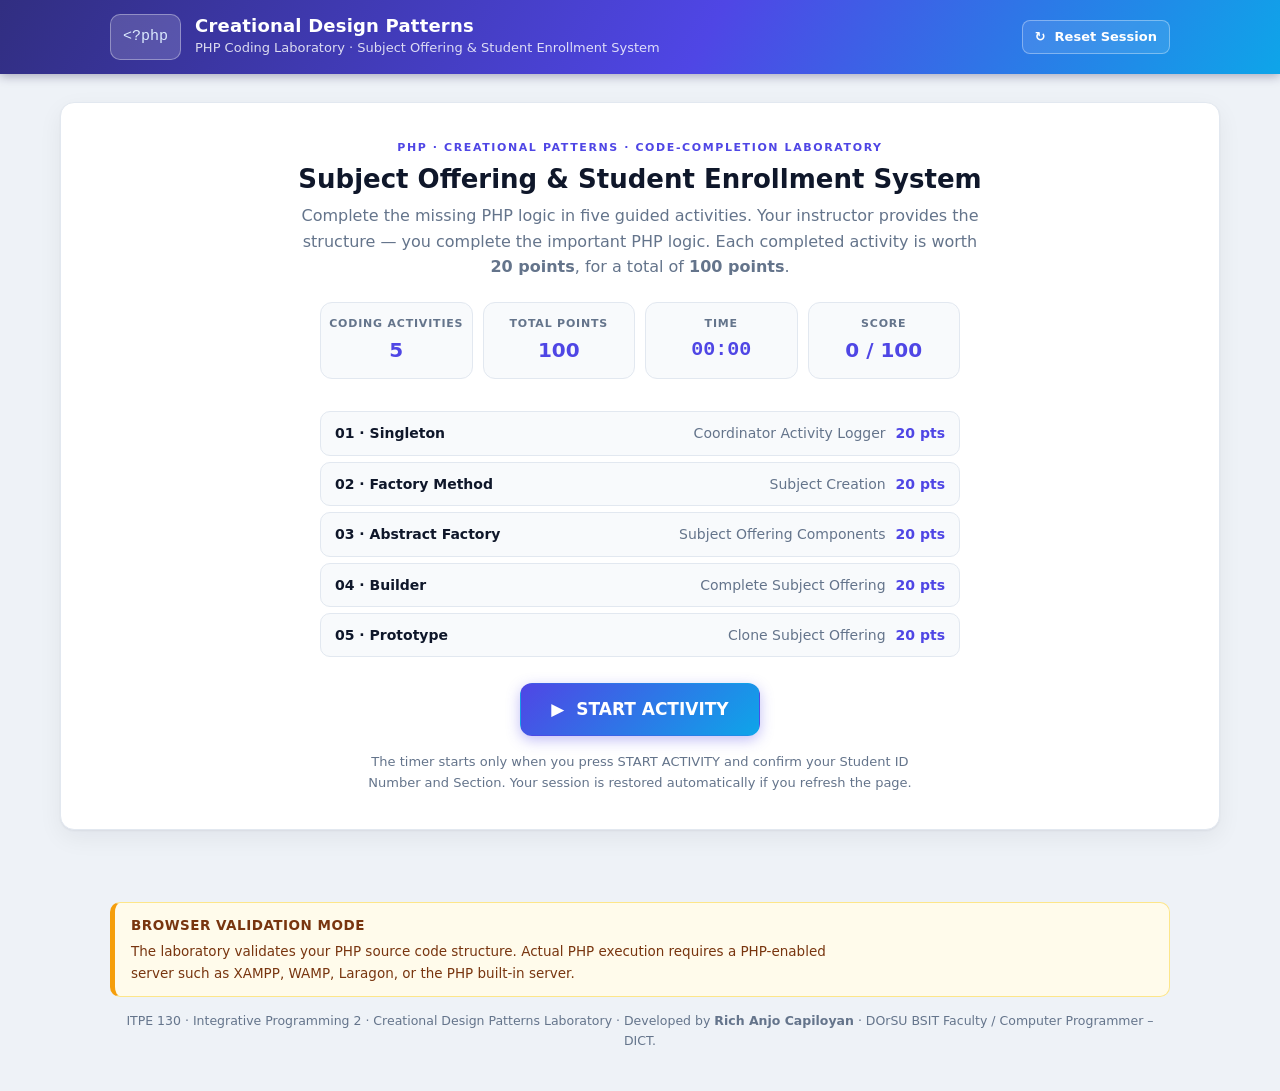
<file: index.html>
<!DOCTYPE html>
<html lang="en">
<head>
<meta charset="UTF-8">
<meta name="viewport" content="width=device-width, initial-scale=1">
<title>Creational Design Patterns — PHP Coding Laboratory</title>
<meta name="description" content="Guided PHP code-completion laboratory on five creational design patterns for a Subject Offering and Student Enrollment System.">
<meta name="color-scheme" content="light">
<link rel="stylesheet" href="css/style.css">
</head>
<body>

<a class="skip-link" href="#main">Skip to content</a>

<header class="topbar">
  <div class="topbar-inner">
    <div class="brand">
      <span class="brand-badge" aria-hidden="true">&lt;?php</span>
      <div class="brand-text">
        <h1>Creational Design Patterns</h1>
        <p>PHP Coding Laboratory &middot; Subject Offering &amp; Student Enrollment System</p>
      </div>
    </div>
    <div class="topbar-actions">
      <button id="topResetBtn" class="btn btn-ghost btn-sm topbar-btn" type="button" title="Clear saved progress and start a new session">
        &#8635;&nbsp; Reset Session
      </button>
    </div>
    <div id="sessionBadge" class="session-badge hidden" role="status">
      <span class="session-lock" aria-hidden="true">&#128274;</span>
      <div class="session-badge-text">
        <strong>SESSION ACTIVE</strong>
        <p>Your score, progress, and timer are saved automatically. Refreshing the page will not restart the laboratory.</p>
      </div>
    </div>
  </div>
</header>

<main id="main" class="main">

  <section id="startScreen" class="card start-card" aria-labelledby="startTitle">
    <p class="eyebrow">PHP &middot; CREATIONAL PATTERNS &middot; CODE-COMPLETION LABORATORY</p>
    <h2 id="startTitle">Subject Offering &amp; Student Enrollment System</h2>
    <p class="start-sub">
      Complete the missing PHP logic in five guided activities.
      Your instructor provides the structure &mdash; you complete the important PHP logic.
      Each completed activity is worth <strong>20 points</strong>, for a total of <strong>100 points</strong>.
    </p>

    <div class="start-meta">
      <div class="meta-cell">
        <span class="meta-label">Coding Activities</span>
        <span class="meta-value">5</span>
      </div>
      <div class="meta-cell">
        <span class="meta-label">Total Points</span>
        <span class="meta-value">100</span>
      </div>
      <div class="meta-cell">
        <span class="meta-label">Time</span>
        <span class="meta-value mono" id="startTimeValue">00:00</span>
      </div>
      <div class="meta-cell">
        <span class="meta-label">Score</span>
        <span class="meta-value" id="startScoreValue">0 / 100</span>
      </div>
    </div>

    <ol class="start-patterns">
      <li><b>01 &middot; Singleton</b><span>Coordinator Activity Logger</span><em>20 pts</em></li>
      <li><b>02 &middot; Factory Method</b><span>Subject Creation</span><em>20 pts</em></li>
      <li><b>03 &middot; Abstract Factory</b><span>Subject Offering Components</span><em>20 pts</em></li>
      <li><b>04 &middot; Builder</b><span>Complete Subject Offering</span><em>20 pts</em></li>
      <li><b>05 &middot; Prototype</b><span>Clone Subject Offering</span><em>20 pts</em></li>
    </ol>

    <div class="center">
      <button id="startBtn" class="btn btn-primary btn-xl" type="button">&#9654;&nbsp; START ACTIVITY</button>
    </div>
    <div class="start-note">The timer starts only when you press START ACTIVITY and confirm your Student ID Number and Section. Your session is restored automatically if you refresh the page.</div>
  </section>

  <div class="lab-layout">

    <aside class="lab-sidebar" aria-label="Pattern navigation sidebar">
      <section id="patternNavSection" class="hidden" aria-label="Pattern navigation">
        <div class="pattern-nav-head">
          <div>
            <p class="eyebrow">PATTERN NAVIGATION</p>
            <p class="nav-sub">Complete each pattern in order. A locked pattern unlocks only after you pass the previous activity.</p>
          </div>
          <button id="resetLabBtn" class="btn btn-ghost btn-sm btn-danger-text" type="button">Reset Laboratory</button>
        </div>
        <div class="pattern-nav" id="patternNav"></div>
      </section>
    </aside>

    <div class="lab-content">

      <section id="studentBar" class="student-bar hidden" aria-label="Student information">
        <div class="student-info">
          <span class="student-chip">
            <span class="stu-label">STUDENT ID</span>
            <strong id="studentIdValue">&mdash;</strong>
          </span>
          <span class="student-chip">
            <span class="stu-label">SECTION</span>
            <strong id="studentSectionValue">&mdash;</strong>
          </span>
        </div>
        <button id="resultsBtn" class="btn btn-primary" type="button">&#128203;&nbsp; View Results</button>
      </section>

      <section id="dashboard" class="dash-grid hidden" aria-label="Laboratory dashboard">
        <div class="dash-card">
          <span class="dash-label">SCORE</span>
          <span class="dash-value" id="scoreValue" aria-live="polite">0 / 100</span>
        </div>
        <div class="dash-card">
          <span class="dash-label">TIME</span>
          <span class="dash-value mono" id="timeValue" aria-live="polite">00:00</span>
        </div>
        <div class="dash-card">
          <span class="dash-label">LABORATORY PROGRESS</span>
          <div class="progress-wrap">
            <div class="progress-track" role="presentation">
              <div class="progress-fill" id="progressFill" style="width:0%"></div>
            </div>
            <span class="progress-label" id="progressLabel">0%</span>
          </div>
        </div>
      </section>

      <section id="breakdownCard" class="card hidden" aria-labelledby="breakdownTitle">
        <h3 id="breakdownTitle" class="card-title">Score Breakdown</h3>
        <ul class="breakdown-list" id="breakdownList"></ul>
      </section>

      <section id="activityPanel" class="hidden" aria-live="off"></section>

      <section id="completionPanel" class="hidden" aria-live="polite"></section>

    </div>

  </div>

</main>

<footer class="footer">
  <div class="browser-note">
    <strong>BROWSER VALIDATION MODE</strong>
    <p>
      The laboratory validates your PHP source code structure.
      Actual PHP execution requires a PHP-enabled server such as
      XAMPP, WAMP, Laragon, or the PHP built-in server.
    </p>
  </div>
  <p class="footer-credit">ITPE 130 &middot; Integrative Programming 2 &middot; Creational Design Patterns Laboratory &middot; Developed by <strong>Rich Anjo Capiloyan</strong> &middot; DOrSU BSIT Faculty / Computer Programmer &ndash; DICT.</p>
</footer>

<div class="modal-overlay hidden" id="startModal" aria-hidden="true">
  <div class="modal" role="dialog" aria-modal="true" aria-labelledby="startModalTitle">
    <button type="button" class="modal-close" id="startModalClose" aria-label="Close">&times;</button>
    <div class="course-badge">ITPE 130</div>
    <h3 id="startModalTitle" class="modal-title">Integrative Programming 2</h3>
    <p class="modal-sub">Creational Design Pattern Laboratory &middot; Subject Offering &amp; Student Enrollment System</p>
    <p class="modal-dev">
      Developed by <strong>Rich Anjo Capiloyan</strong><br>
      DOrSU BSIT Faculty / Computer Programmer &ndash; DICT
    </p>

    <form id="startForm" novalidate>
      <label class="modal-field" for="studentIdInput">Student ID Number</label>
      <input id="studentIdInput" type="text" autocomplete="off" spellcheck="false" placeholder="e.g. 2026-0001" required>
      <label class="modal-field" for="sectionSelect">Section</label>
      <select id="sectionSelect" required>
        <option value="">Select section</option>
        <option value="IT3G">IT3G</option>
        <option value="IT3E">IT3E</option>
      </select>
      <p class="modal-error hidden" id="startModalError" role="alert"></p>
      <div class="modal-actions">
        <button type="button" class="btn btn-ghost" id="startCancelBtn">Cancel</button>
        <button type="submit" class="btn btn-primary">&#9654;&nbsp; Begin Laboratory</button>
      </div>
    </form>
  </div>
</div>

<div class="modal-overlay hidden" id="resultsModal" aria-hidden="true">
  <div class="modal" role="dialog" aria-modal="true" aria-labelledby="resultsModalTitle">
    <button type="button" class="modal-close" id="resultsModalClose" aria-label="Close">&times;</button>
    <h3 id="resultsModalTitle" class="modal-title">Laboratory Results</h3>
    <div class="result-sheet" id="resultSheet">
      <div class="rs-header">
        <span class="course-badge">ITPE 130</span>
        <p class="rs-course">Integrative Programming 2 &middot; Creational Design Pattern Laboratory</p>
        <p class="rs-dev">Developed by Rich Anjo Capiloyan &middot; DOrSU BSIT Faculty / Computer Programmer &ndash; DICT</p>
      </div>
      <div class="rs-grid">
        <div><span>Student ID</span><strong id="rsStudentId">&mdash;</strong></div>
        <div><span>Section</span><strong id="rsSection">&mdash;</strong></div>
        <div><span>Current Score</span><strong id="rsScore">&mdash;</strong></div>
        <div><span>Patterns Completed</span><strong id="rsCompleted">&mdash;</strong></div>
        <div><span>Progress</span><strong id="rsProgress">&mdash;</strong></div>
        <div><span>Completion Time</span><strong id="rsTime">&mdash;</strong></div>
        <div><span>Date &amp; Time</span><strong id="rsStamp">&mdash;</strong></div>
      </div>
    </div>
    <div class="modal-actions">
      <button type="button" class="btn btn-ghost" id="resultsCloseBtn">Close</button>
      <button type="button" class="btn btn-primary" id="downloadBtn">&#128229;&nbsp; Download Result (Photo)</button>
    </div>
  </div>
</div>

<div class="modal-overlay hidden" id="resetModal" aria-hidden="true">
  <div class="modal" role="dialog" aria-modal="true" aria-labelledby="resetModalTitle">
    <button type="button" class="modal-close" id="resetModalClose" aria-label="Close">&times;</button>
    <h3 id="resetModalTitle" class="modal-title">Reset Laboratory</h3>
    <p class="modal-sub">This permanently clears your saved session (score, progress, timer, student info) so you can start a new laboratory. Enter the reset code to continue.</p>
    <label class="modal-field" for="resetCodeInput">Reset Code</label>
    <input id="resetCodeInput" type="password" inputmode="numeric" autocomplete="off" placeholder="Enter the reset code">
    <p class="modal-error hidden" id="resetModalError" role="alert"></p>
    <div class="modal-actions">
      <button type="button" class="btn btn-ghost" id="resetCancelBtn">Cancel</button>
      <button type="button" class="btn btn-danger" id="resetConfirmBtn">&#8635;&nbsp; Clear &amp; Reset Session</button>
    </div>
  </div>
</div>

<script src="js/app.js"></script>
</body>
</html>
</file>
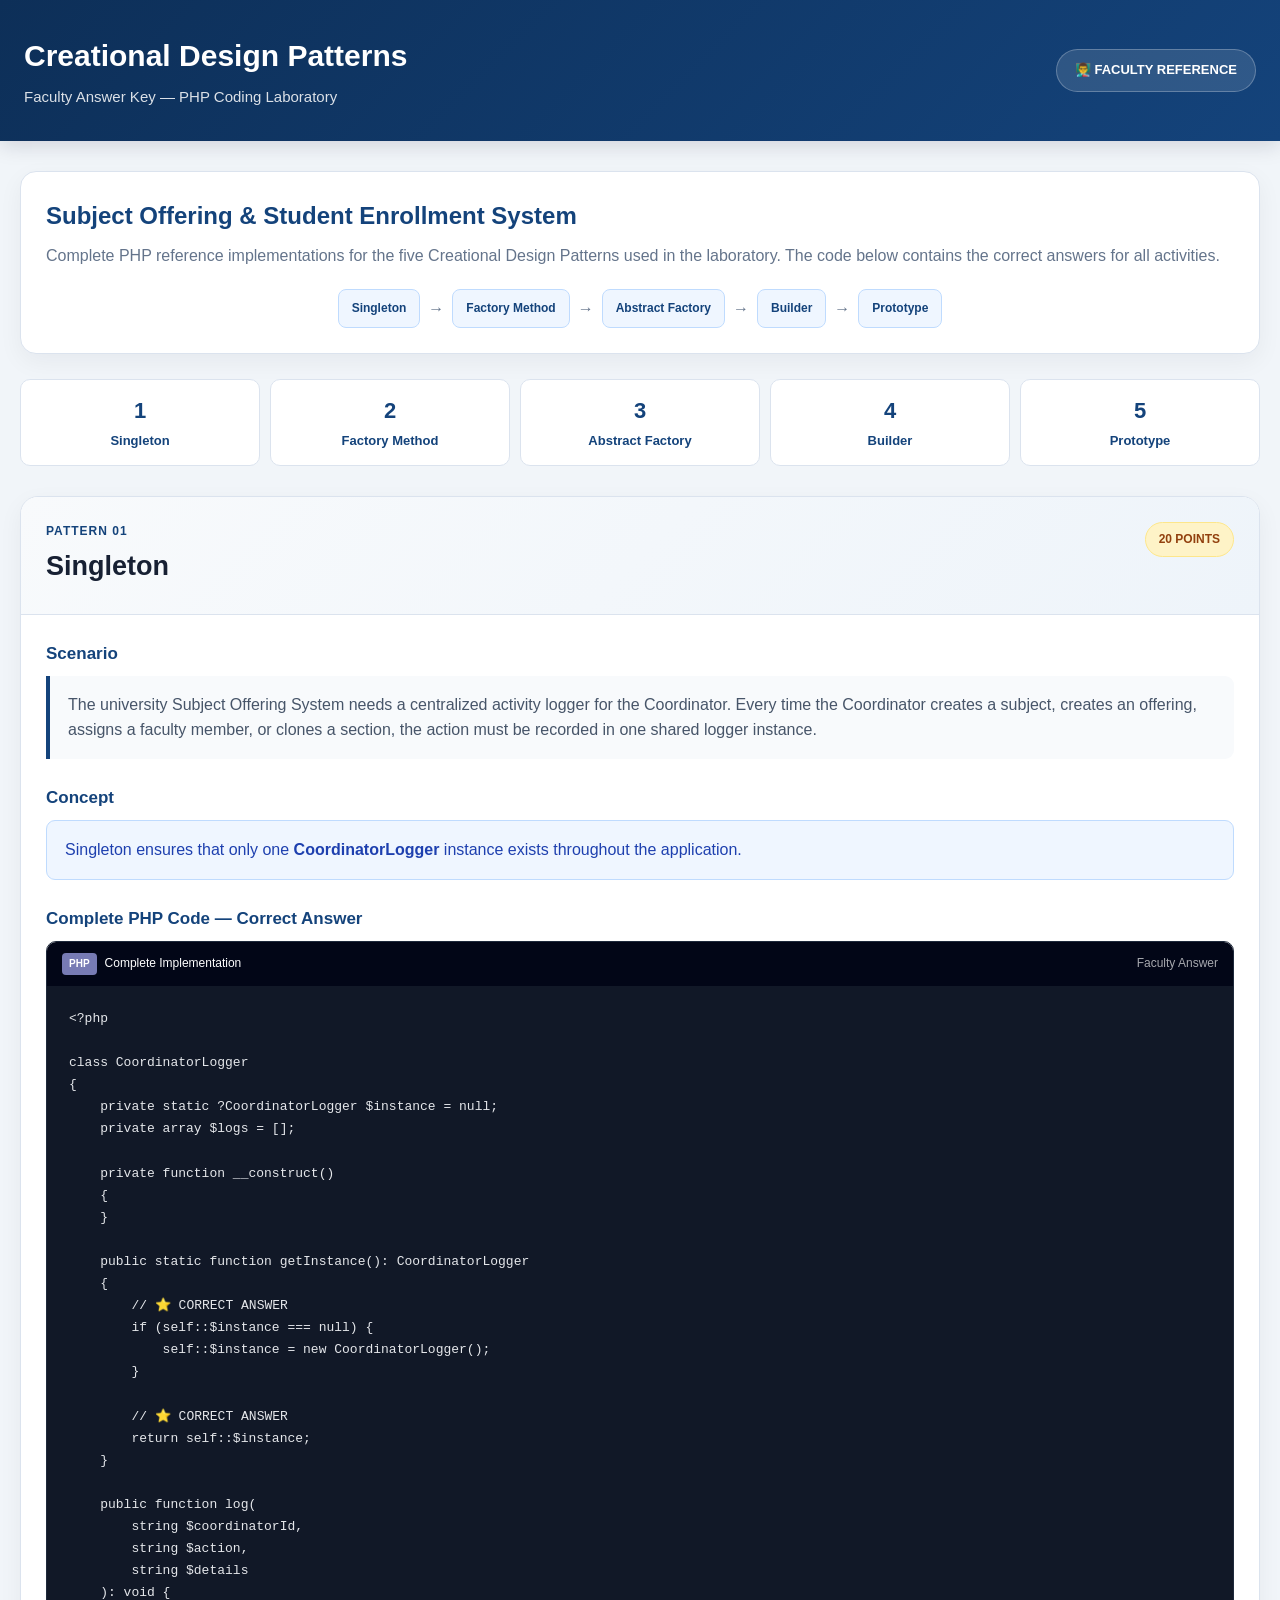
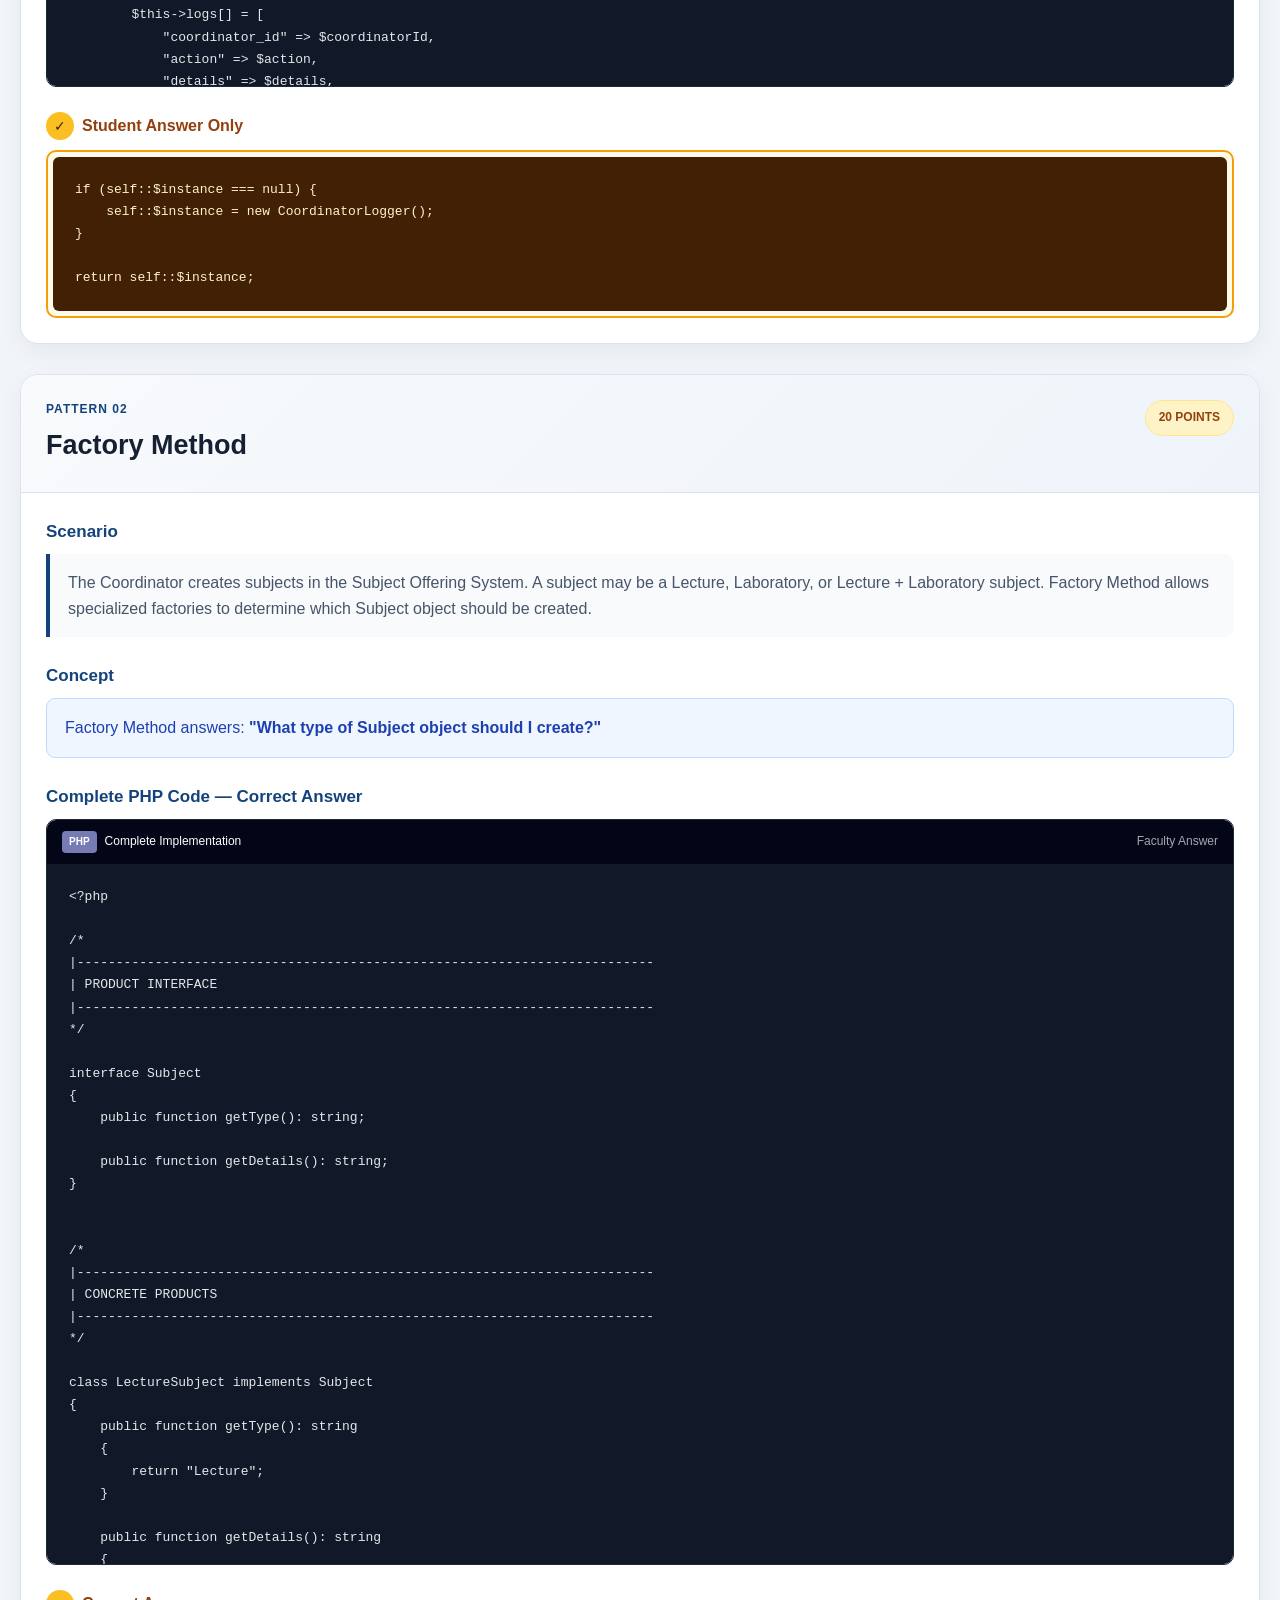
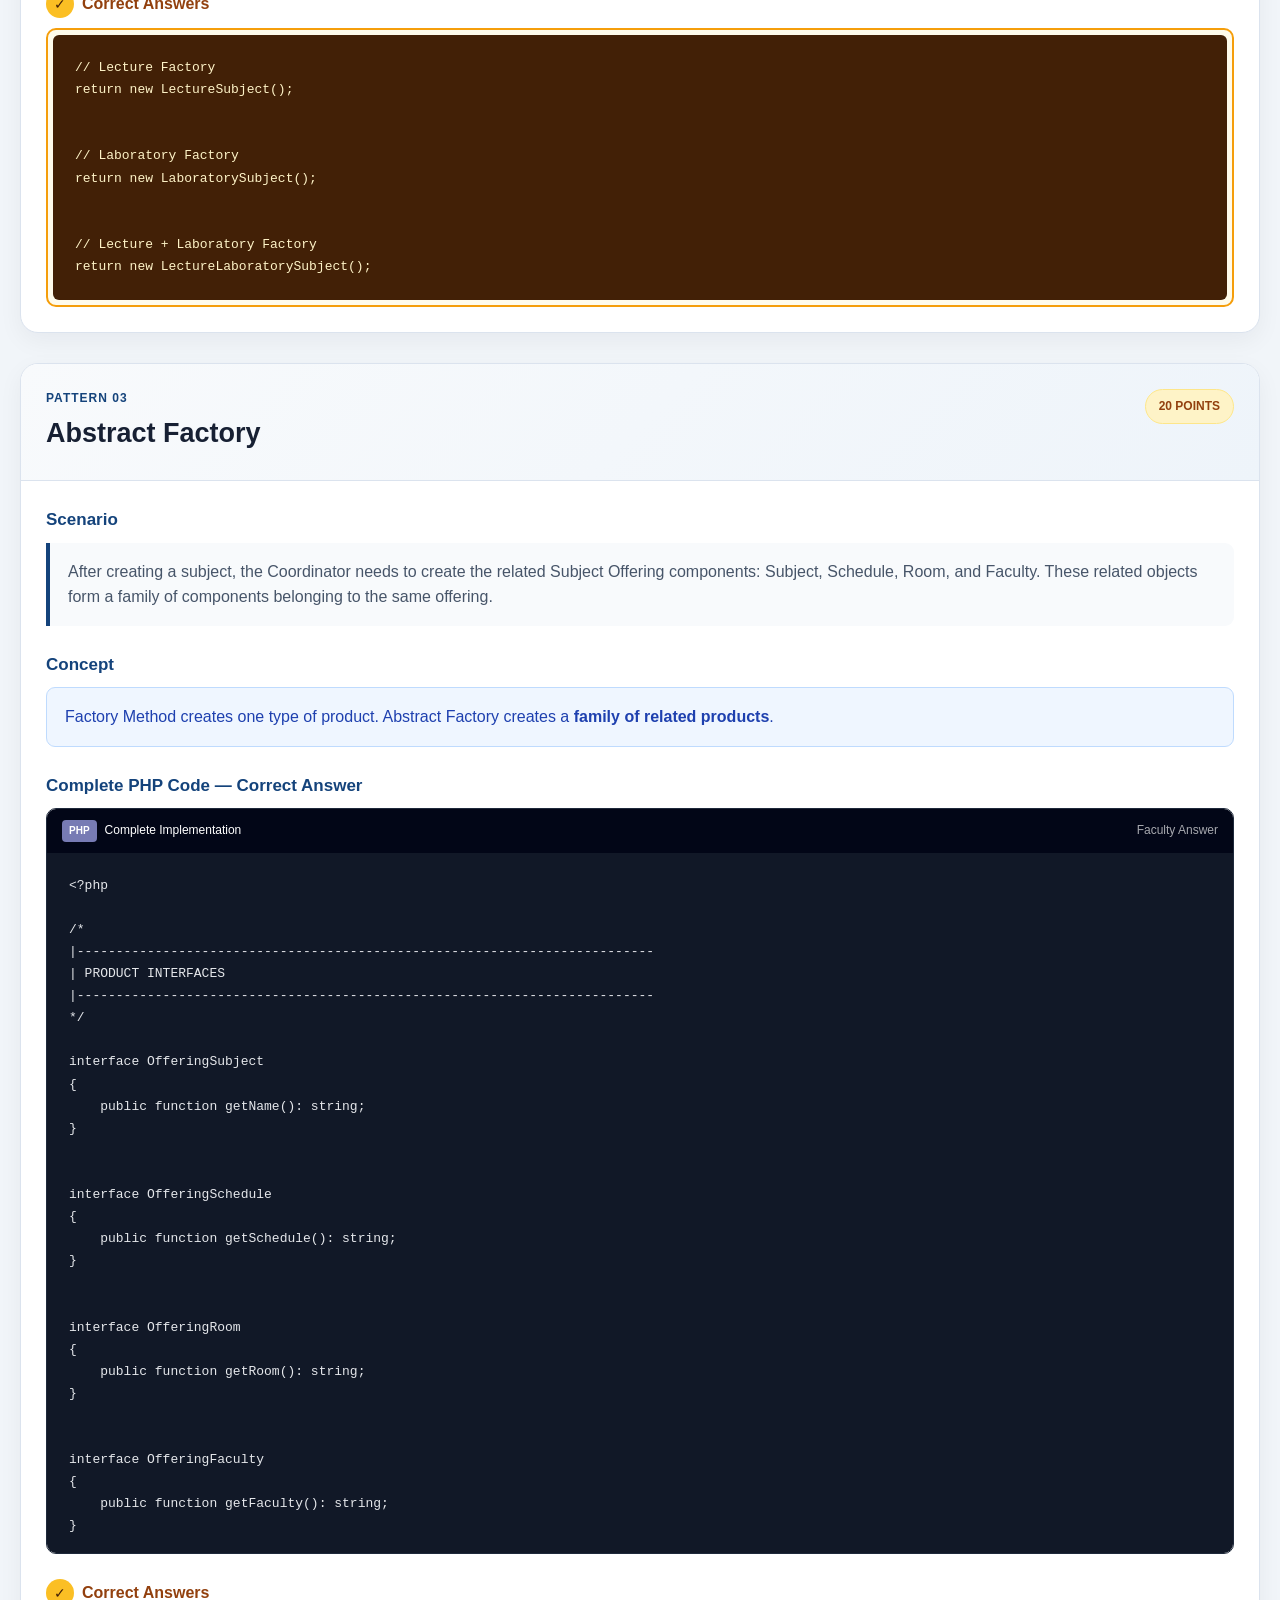
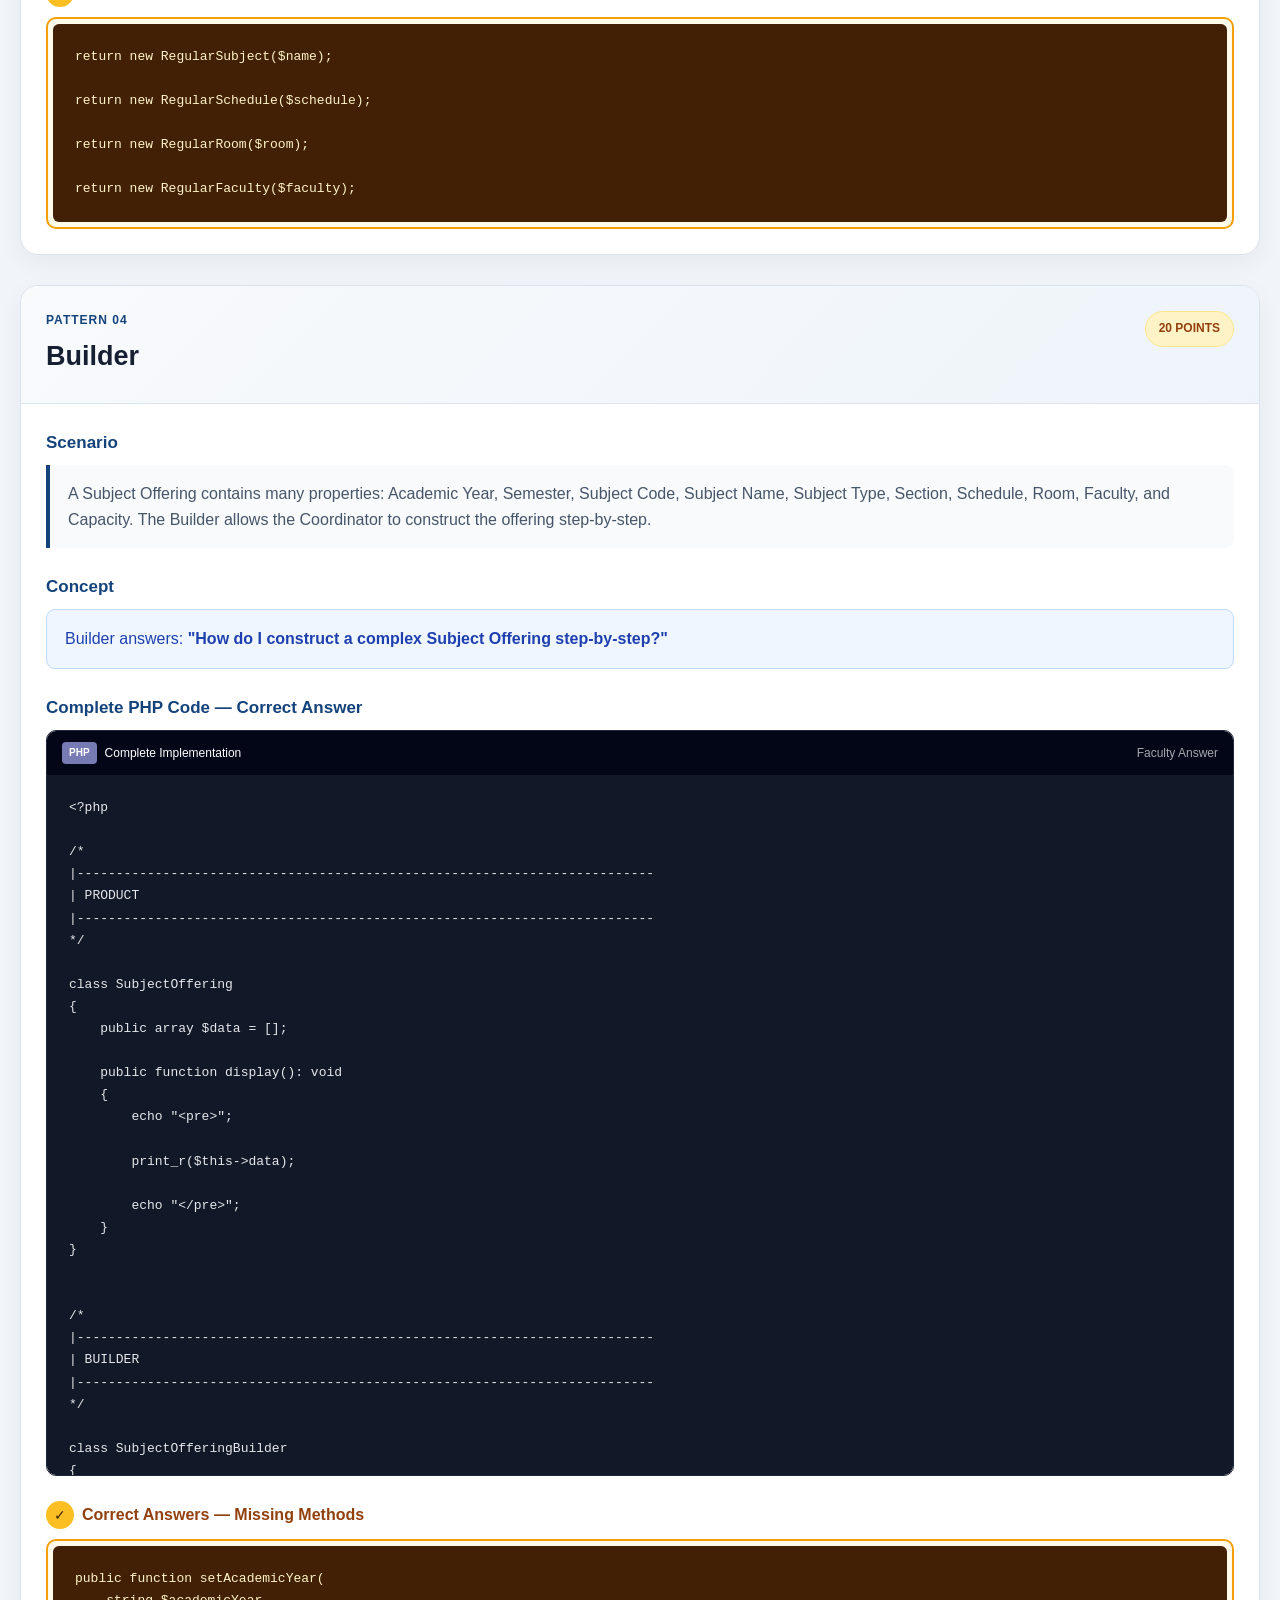
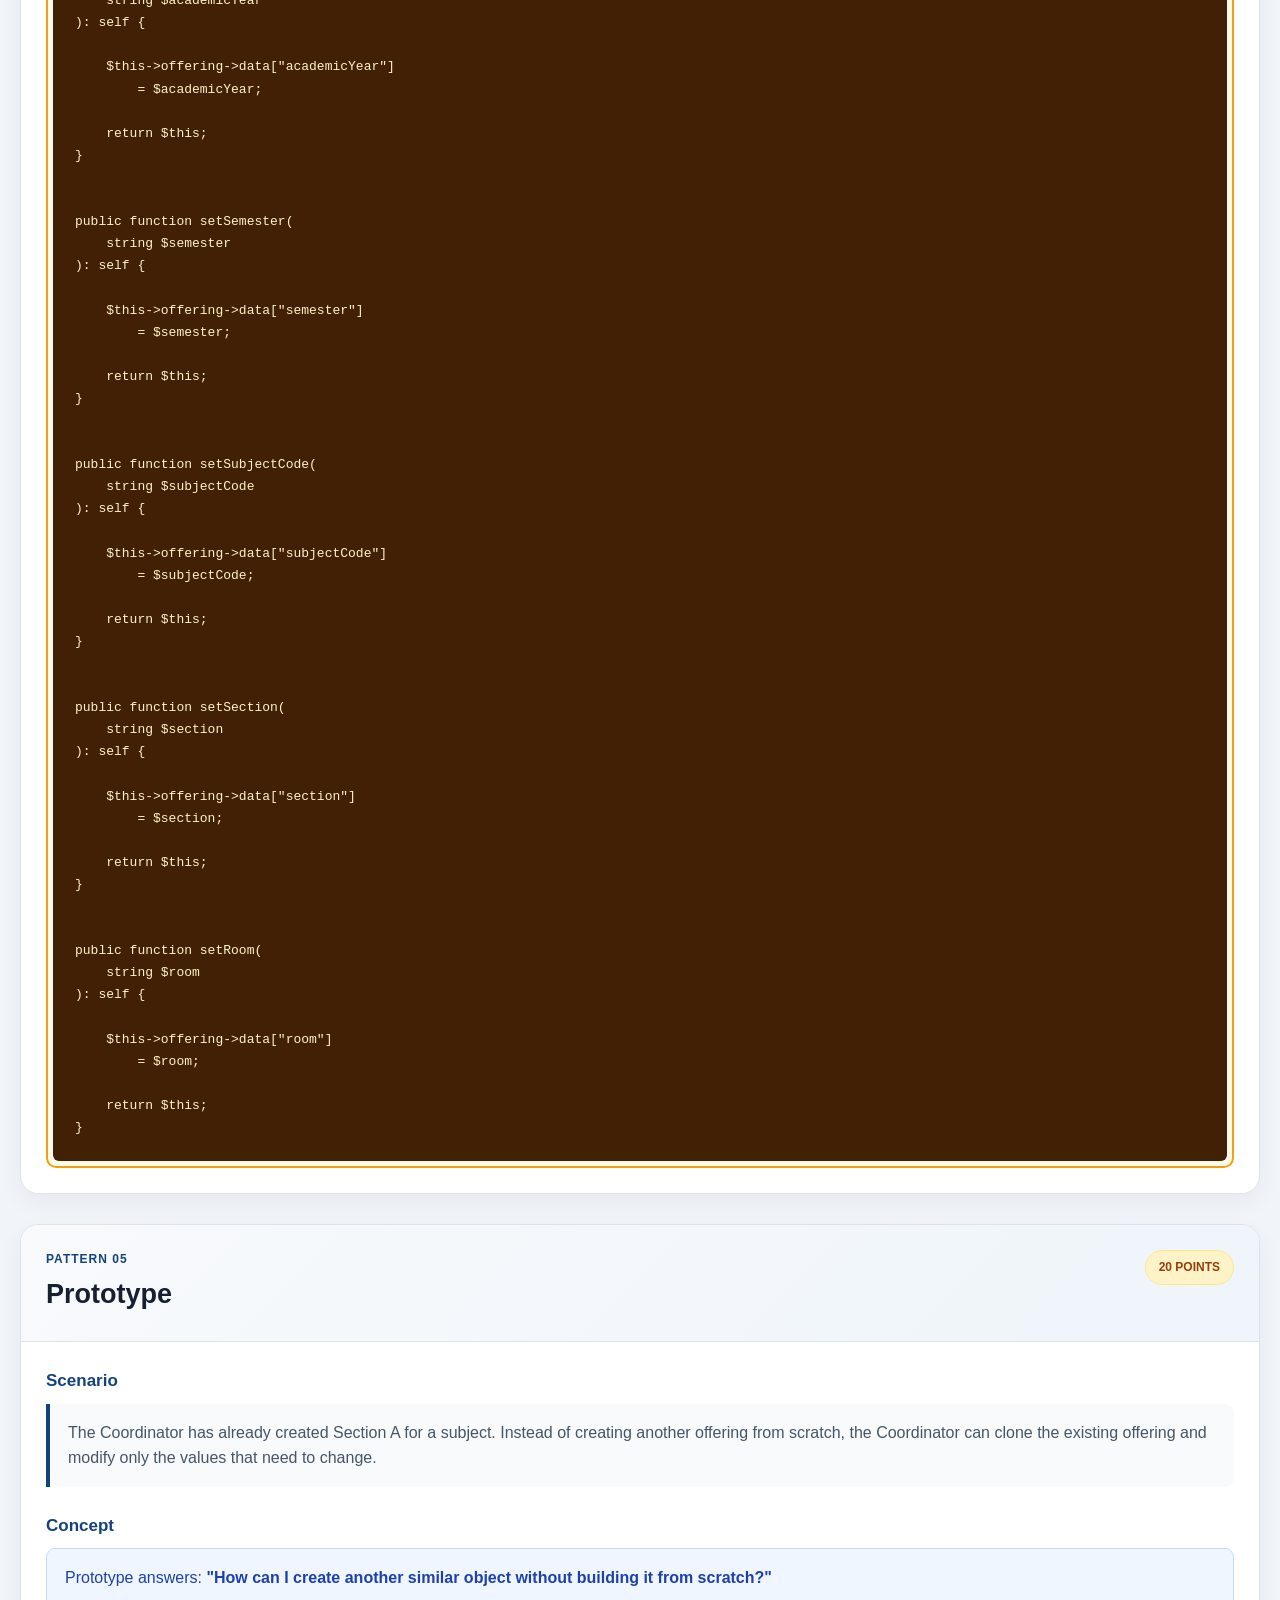
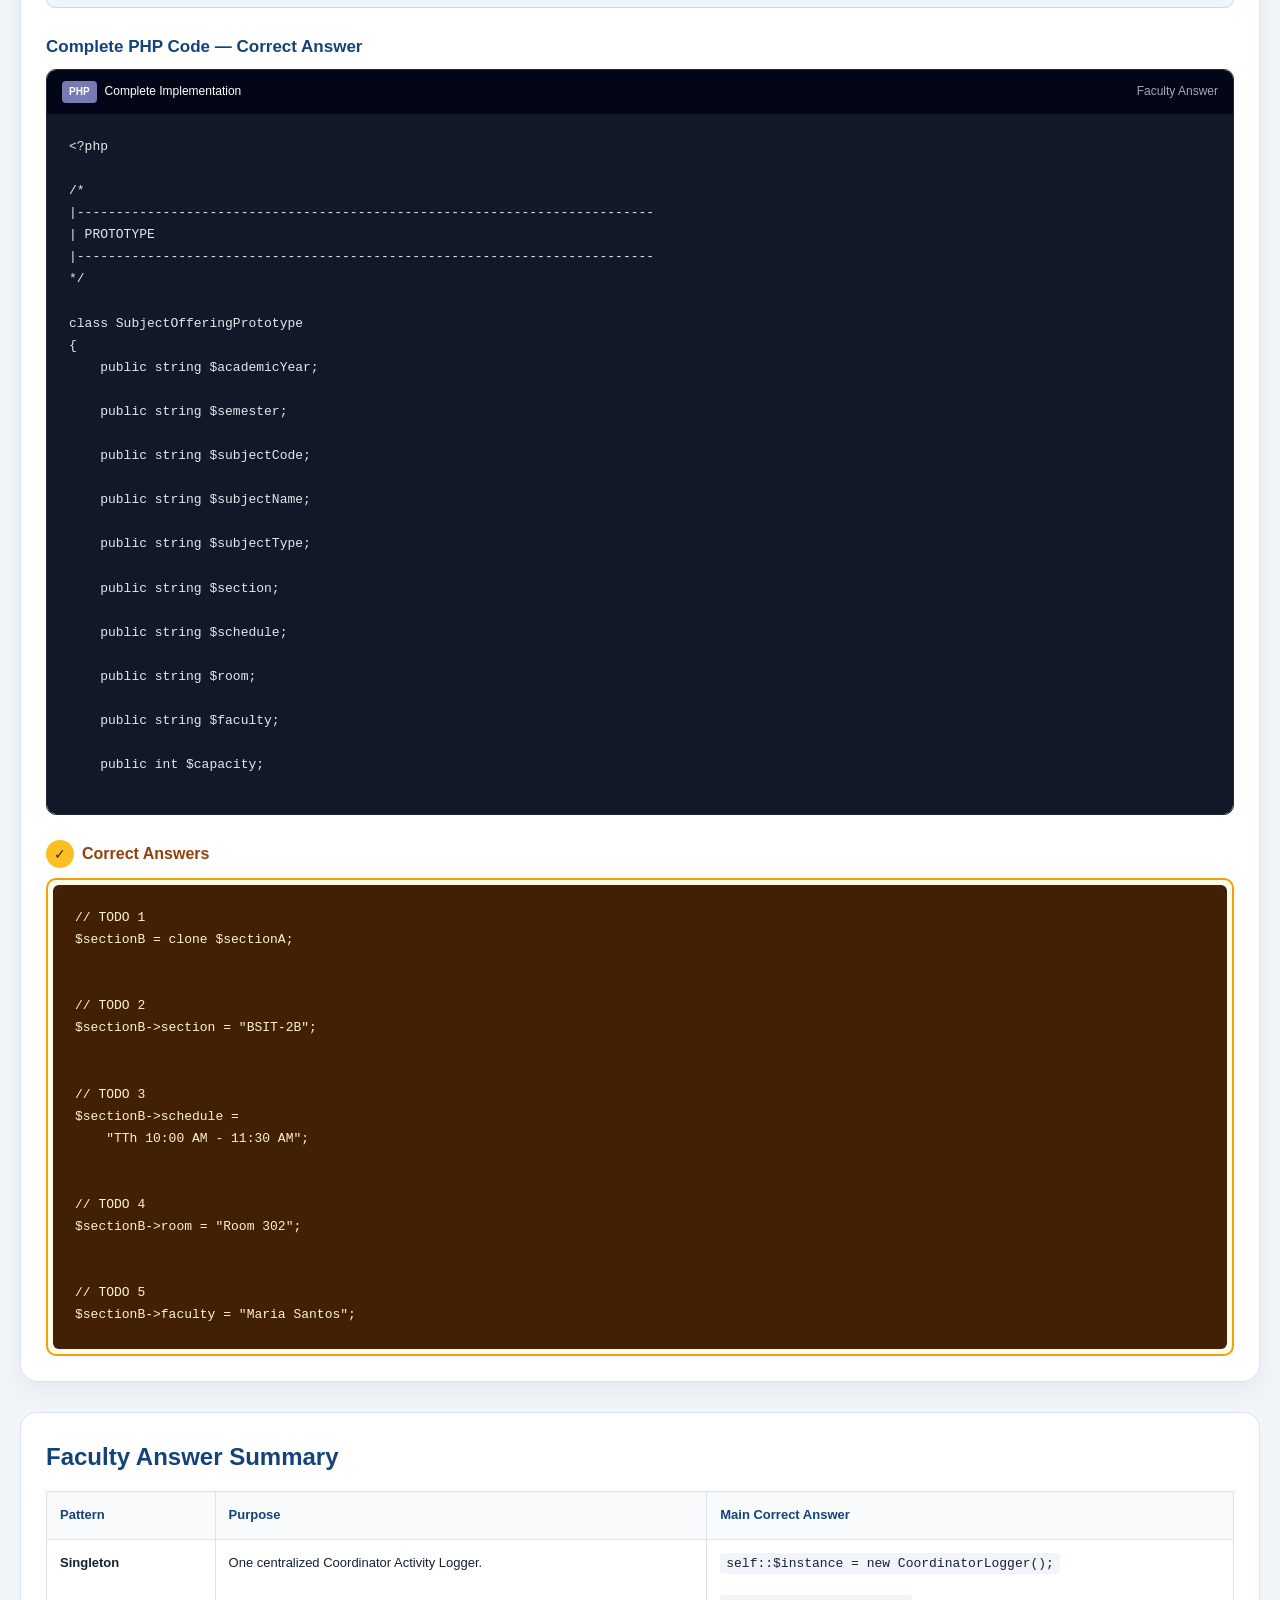
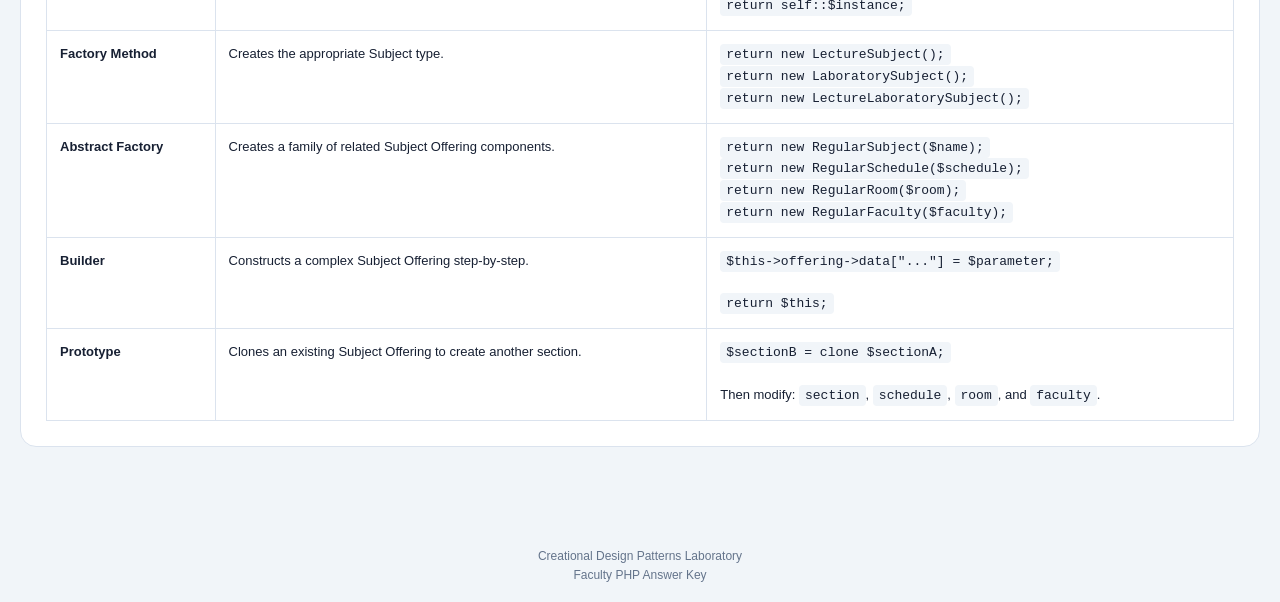
<file: creational-design-patterns-lab Answer.html>
<!DOCTYPE html>
<html lang="en">
<head>
    <meta charset="UTF-8">
    <meta name="viewport" content="width=device-width, initial-scale=1.0">

    <title>Creational Design Patterns - Faculty Answer Key</title>

    <style>
        * {
            box-sizing: border-box;
            margin: 0;
            padding: 0;
        }

        :root {
            --primary: #14437b;
            --primary-dark: #0d2f58;
            --accent: #fbbf24;
            --success: #15803d;
            --bg: #f1f5f9;
            --card: #ffffff;
            --border: #dbe3ee;
            --text: #172033;
            --muted: #64748b;
            --code-bg: #111827;
            --code-text: #e5e7eb;
            --answer-bg: #422006;
            --answer-border: #f59e0b;
        }

        body {
            font-family:
                Inter,
                "Segoe UI",
                Arial,
                sans-serif;

            background: var(--bg);
            color: var(--text);
            line-height: 1.6;
        }

        /* =========================
           HEADER
        ========================= */

        header {
            background:
                linear-gradient(
                    135deg,
                    var(--primary-dark),
                    var(--primary)
                );

            color: white;
            padding: 32px 24px;

            box-shadow:
                0 4px 20px rgba(15, 23, 42, 0.15);
        }

        .header-container {
            max-width: 1400px;
            margin: auto;

            display: flex;
            justify-content: space-between;
            align-items: center;

            gap: 20px;
        }

        .header-title h1 {
            font-size: 30px;
            font-weight: 800;
            margin-bottom: 5px;
        }

        .header-title p {
            font-size: 15px;
            opacity: 0.85;
        }

        .faculty-badge {
            background: rgba(255, 255, 255, 0.12);
            border: 1px solid rgba(255, 255, 255, 0.25);

            padding: 10px 18px;
            border-radius: 30px;

            font-size: 13px;
            font-weight: 700;

            white-space: nowrap;
        }

        /* =========================
           MAIN
        ========================= */

        main {
            max-width: 1400px;
            margin: auto;
            padding: 30px 20px 70px;
        }

        /* =========================
           INTRO
        ========================= */

        .intro-card {
            background: white;
            border: 1px solid var(--border);

            border-radius: 16px;

            padding: 25px;
            margin-bottom: 25px;

            box-shadow:
                0 8px 25px rgba(15, 23, 42, 0.05);
        }

        .intro-card h2 {
            color: var(--primary);
            margin-bottom: 8px;
        }

        .intro-card p {
            color: var(--muted);
        }

        /* =========================
           PATTERN NAVIGATION
        ========================= */

        .pattern-nav {
            display: grid;
            grid-template-columns:
                repeat(5, 1fr);

            gap: 10px;

            margin-bottom: 30px;
        }

        .nav-item {
            background: white;

            border: 1px solid var(--border);
            border-radius: 10px;

            padding: 13px;

            text-align: center;

            font-size: 13px;
            font-weight: 700;

            color: var(--primary);
        }

        .nav-item span {
            display: block;

            font-size: 22px;
            margin-bottom: 3px;
        }

        /* =========================
           PATTERN CARD
        ========================= */

        .pattern-card {
            background: var(--card);

            border: 1px solid var(--border);

            border-radius: 18px;

            margin-bottom: 30px;

            overflow: hidden;

            box-shadow:
                0 8px 25px rgba(15, 23, 42, 0.05);
        }

        /* =========================
           PATTERN HEADER
        ========================= */

        .pattern-header {
            background:
                linear-gradient(
                    135deg,
                    #f8fafc,
                    #eef4fa
                );

            border-bottom: 1px solid var(--border);

            padding: 25px;

            display: flex;
            justify-content: space-between;
            align-items: flex-start;

            gap: 20px;
        }

        .pattern-number {
            color: var(--primary);

            font-size: 12px;
            font-weight: 800;

            text-transform: uppercase;
            letter-spacing: 1px;
        }

        .pattern-header h2 {
            font-size: 27px;

            color: var(--text);

            margin-top: 4px;
        }

        .points {
            background: #fef3c7;

            color: #92400e;

            border: 1px solid #fde68a;

            padding: 7px 13px;

            border-radius: 20px;

            font-size: 12px;
            font-weight: 800;

            white-space: nowrap;
        }

        /* =========================
           CONTENT
        ========================= */

        .pattern-content {
            padding: 25px;
        }

        .section {
            margin-bottom: 25px;
        }

        .section:last-child {
            margin-bottom: 0;
        }

        .section-title {
            font-size: 17px;
            font-weight: 800;

            color: var(--primary);

            margin-bottom: 9px;
        }

        .scenario {
            background: #f8fafc;

            border-left: 4px solid var(--primary);

            padding: 16px 18px;

            border-radius:
                0 9px 9px 0;

            color: #475569;
        }

        .concept {
            background: #eff6ff;

            border: 1px solid #bfdbfe;

            padding: 16px 18px;

            border-radius: 9px;

            color: #1e40af;
        }

        /* =========================
           CODE CONTAINER
        ========================= */

        .code-container {
            width: 100%;

            border-radius: 10px;

            overflow: hidden;

            border: 1px solid #1e293b;
        }

        .code-header {
            background: #020617;

            color: white;

            padding: 11px 15px;

            display: flex;
            justify-content: space-between;
            align-items: center;

            font-size: 12px;
        }

        .code-header-left {
            display: flex;
            align-items: center;
            gap: 8px;
        }

        .php-badge {
            background: #777bb4;

            color: white;

            padding: 3px 7px;

            border-radius: 4px;

            font-size: 10px;
            font-weight: 800;
        }

        .code-header-right {
            opacity: 0.65;
        }

        pre {
            margin: 0;
        }

        .code {
            background: var(--code-bg);

            color: var(--code-text);

            padding: 22px;

            font-family:
                "Cascadia Code",
                "Fira Code",
                Consolas,
                monospace;

            font-size: 13px;

            line-height: 1.7;

            overflow-x: auto;

            white-space: pre;

            tab-size: 4;

            max-height: 700px;
            overflow-y: auto;
        }

        /* =========================
           ANSWER HIGHLIGHT
        ========================= */

        .answer-label {
            display: flex;
            align-items: center;
            gap: 8px;

            margin-bottom: 10px;
        }

        .answer-label .icon {
            background: var(--accent);

            color: #422006;

            width: 28px;
            height: 28px;

            display: grid;
            place-items: center;

            border-radius: 50%;

            font-size: 14px;
        }

        .answer-label strong {
            color: #92400e;
        }

        .answer-box {
            background: #fffbeb;

            border: 2px solid var(--answer-border);

            border-radius: 10px;

            padding: 5px;

            overflow: hidden;
        }

        .answer-box .code {
            background: var(--answer-bg);

            color: #fef3c7;

            border-radius: 6px;

            max-height: none;
        }

        /* =========================
           SUMMARY
        ========================= */

        .summary-card {
            background: white;

            border: 1px solid var(--border);

            border-radius: 16px;

            padding: 25px;

            margin-top: 30px;
        }

        .summary-card h2 {
            color: var(--primary);

            margin-bottom: 15px;
        }

        .summary-table-wrapper {
            width: 100%;
            overflow-x: auto;
        }

        table {
            width: 100%;
            border-collapse: collapse;

            min-width: 700px;
        }

        th,
        td {
            border: 1px solid var(--border);

            padding: 13px;

            text-align: left;

            vertical-align: top;
        }

        th {
            background: #f8fafc;

            color: var(--primary);

            font-size: 13px;
        }

        td {
            font-size: 13px;
        }

        td code {
            background: #f1f5f9;

            padding: 3px 6px;

            border-radius: 4px;

            font-family: monospace;
        }

        /* =========================
           FLOW
        ========================= */

        .flow {
            display: flex;

            align-items: center;

            justify-content: center;

            flex-wrap: wrap;

            gap: 8px;

            margin-top: 20px;
        }

        .flow-item {
            background: #eff6ff;

            border: 1px solid #bfdbfe;

            color: var(--primary);

            padding: 9px 13px;

            border-radius: 8px;

            font-size: 12px;

            font-weight: 700;
        }

        .arrow {
            color: var(--muted);

            font-weight: 900;
        }

        /* =========================
           FOOTER
        ========================= */

        footer {
            text-align: center;

            color: var(--muted);

            padding: 30px;

            font-size: 12px;
        }

        /* =========================
           PRINT
        ========================= */

        @media print {

            body {
                background: white;
            }

            header {
                position: static;
            }

            .pattern-card,
            .intro-card,
            .summary-card {
                box-shadow: none;
                break-inside: avoid;
            }

            .code {
                max-height: none;
                overflow: visible;
            }

            .pattern-nav {
                display: none;
            }

        }

        /* =========================
           RESPONSIVE
        ========================= */

        @media (max-width: 900px) {

            .pattern-nav {
                grid-template-columns:
                    repeat(2, 1fr);
            }

            .header-container {
                flex-direction: column;

                align-items: flex-start;
            }

        }

        @media (max-width: 600px) {

            header {
                padding: 22px 16px;
            }

            main {
                padding: 20px 12px 50px;
            }

            .pattern-nav {
                grid-template-columns: 1fr;
            }

            .pattern-header {
                flex-direction: column;
            }

            .pattern-content {
                padding: 17px;
            }

            .code {
                font-size: 11px;
                padding: 15px;
            }

            .pattern-header h2 {
                font-size: 23px;
            }

        }

    </style>
</head>


<body>


<!-- =========================================================
     HEADER
========================================================= -->

<header>

    <div class="header-container">

        <div class="header-title">

            <h1>
                Creational Design Patterns
            </h1>

            <p>
                Faculty Answer Key — PHP Coding Laboratory
            </p>

        </div>

        <div class="faculty-badge">
            👨‍🏫 FACULTY REFERENCE
        </div>

    </div>

</header>


<!-- =========================================================
     MAIN
========================================================= -->

<main>


<!-- =========================================================
     INTRO
========================================================= -->

<section class="intro-card">

    <h2>
        Subject Offering & Student Enrollment System
    </h2>

    <p>
        Complete PHP reference implementations for the five
        Creational Design Patterns used in the laboratory.
        The code below contains the correct answers for all
        activities.
    </p>

    <div class="flow">

        <div class="flow-item">
            Singleton
        </div>

        <div class="arrow">→</div>

        <div class="flow-item">
            Factory Method
        </div>

        <div class="arrow">→</div>

        <div class="flow-item">
            Abstract Factory
        </div>

        <div class="arrow">→</div>

        <div class="flow-item">
            Builder
        </div>

        <div class="arrow">→</div>

        <div class="flow-item">
            Prototype
        </div>

    </div>

</section>


<!-- =========================================================
     NAVIGATION
========================================================= -->

<nav class="pattern-nav">

    <div class="nav-item">
        <span>1</span>
        Singleton
    </div>

    <div class="nav-item">
        <span>2</span>
        Factory Method
    </div>

    <div class="nav-item">
        <span>3</span>
        Abstract Factory
    </div>

    <div class="nav-item">
        <span>4</span>
        Builder
    </div>

    <div class="nav-item">
        <span>5</span>
        Prototype
    </div>

</nav>


<!-- =========================================================
     PATTERN 1 — SINGLETON
========================================================= -->

<section class="pattern-card">

    <div class="pattern-header">

        <div>

            <div class="pattern-number">
                Pattern 01
            </div>

            <h2>
                Singleton
            </h2>

        </div>

        <div class="points">
            20 POINTS
        </div>

    </div>


    <div class="pattern-content">


        <div class="section">

            <div class="section-title">
                Scenario
            </div>

            <div class="scenario">

                The university Subject Offering System needs
                a centralized activity logger for the Coordinator.

                Every time the Coordinator creates a subject,
                creates an offering, assigns a faculty member,
                or clones a section, the action must be recorded
                in one shared logger instance.

            </div>

        </div>


        <div class="section">

            <div class="section-title">
                Concept
            </div>

            <div class="concept">

                Singleton ensures that only one
                <strong>CoordinatorLogger</strong>
                instance exists throughout the application.

            </div>

        </div>


        <div class="section">

            <div class="section-title">
                Complete PHP Code — Correct Answer
            </div>

            <div class="code-container">

                <div class="code-header">

                    <div class="code-header-left">

                        <span class="php-badge">
                            PHP
                        </span>

                        Complete Implementation

                    </div>

                    <div class="code-header-right">
                        Faculty Answer
                    </div>

                </div>

<pre class="code"><code>&lt;?php

class CoordinatorLogger
{
    private static ?CoordinatorLogger $instance = null;
    private array $logs = [];

    private function __construct()
    {
    }

    public static function getInstance(): CoordinatorLogger
    {
        // ⭐ CORRECT ANSWER
        if (self::$instance === null) {
            self::$instance = new CoordinatorLogger();
        }

        // ⭐ CORRECT ANSWER
        return self::$instance;
    }

    public function log(
        string $coordinatorId,
        string $action,
        string $details
    ): void {
        $this->logs[] = [
            "coordinator_id" => $coordinatorId,
            "action" => $action,
            "details" => $details,
            "datetime" => date("Y-m-d H:i:s")
        ];
    }

    public function getLogs(): array
    {
        return $this->logs;
    }
}


/*
|--------------------------------------------------------------------------
| TEST
|--------------------------------------------------------------------------
*/

$logger1 = CoordinatorLogger::getInstance();

$logger2 = CoordinatorLogger::getInstance();

$logger1->log(
    "COORD-001",
    "CREATE SUBJECT",
    "IT202 - Web Development"
);

echo $logger1 === $logger2
    ? "PASS: Same logger instance."
    : "FAIL: Different logger instances.";

echo "&lt;pre&gt;";
print_r($logger1->getLogs());
echo "&lt;/pre&gt;";</code></pre>

            </div>

        </div>


        <div class="section">

            <div class="answer-label">

                <div class="icon">✓</div>

                <strong>
                    Student Answer Only
                </strong>

            </div>

            <div class="answer-box">

<pre class="code"><code>if (self::$instance === null) {
    self::$instance = new CoordinatorLogger();
}

return self::$instance;</code></pre>

            </div>

        </div>

    </div>

</section>


<!-- =========================================================
     PATTERN 2 — FACTORY METHOD
========================================================= -->

<section class="pattern-card">

    <div class="pattern-header">

        <div>

            <div class="pattern-number">
                Pattern 02
            </div>

            <h2>
                Factory Method
            </h2>

        </div>

        <div class="points">
            20 POINTS
        </div>

    </div>


    <div class="pattern-content">


        <div class="section">

            <div class="section-title">
                Scenario
            </div>

            <div class="scenario">

                The Coordinator creates subjects in the Subject
                Offering System.

                A subject may be a Lecture, Laboratory,
                or Lecture + Laboratory subject.

                Factory Method allows specialized factories
                to determine which Subject object should be
                created.

            </div>

        </div>


        <div class="section">

            <div class="section-title">
                Concept
            </div>

            <div class="concept">

                Factory Method answers:

                <strong>
                    "What type of Subject object should I create?"
                </strong>

            </div>

        </div>


        <div class="section">

            <div class="section-title">
                Complete PHP Code — Correct Answer
            </div>

            <div class="code-container">

                <div class="code-header">

                    <div class="code-header-left">

                        <span class="php-badge">
                            PHP
                        </span>

                        Complete Implementation

                    </div>

                    <div class="code-header-right">
                        Faculty Answer
                    </div>

                </div>

<pre class="code"><code>&lt;?php

/*
|--------------------------------------------------------------------------
| PRODUCT INTERFACE
|--------------------------------------------------------------------------
*/

interface Subject
{
    public function getType(): string;

    public function getDetails(): string;
}


/*
|--------------------------------------------------------------------------
| CONCRETE PRODUCTS
|--------------------------------------------------------------------------
*/

class LectureSubject implements Subject
{
    public function getType(): string
    {
        return "Lecture";
    }

    public function getDetails(): string
    {
        return "Lecture-based subject";
    }
}


class LaboratorySubject implements Subject
{
    public function getType(): string
    {
        return "Laboratory";
    }

    public function getDetails(): string
    {
        return "Laboratory-based subject";
    }
}


class LectureLaboratorySubject implements Subject
{
    public function getType(): string
    {
        return "Lecture + Laboratory";
    }

    public function getDetails(): string
    {
        return "Lecture and laboratory subject";
    }
}


/*
|--------------------------------------------------------------------------
| FACTORY
|--------------------------------------------------------------------------
*/

abstract class SubjectFactory
{
    abstract public function createSubject(): Subject;
}


/*
|--------------------------------------------------------------------------
| CONCRETE FACTORIES
|--------------------------------------------------------------------------
*/

class LectureSubjectFactory
    extends SubjectFactory
{
    public function createSubject(): Subject
    {
        // ⭐ CORRECT ANSWER
        return new LectureSubject();
    }
}


class LaboratorySubjectFactory
    extends SubjectFactory
{
    public function createSubject(): Subject
    {
        // ⭐ CORRECT ANSWER
        return new LaboratorySubject();
    }
}


class LectureLaboratorySubjectFactory
    extends SubjectFactory
{
    public function createSubject(): Subject
    {
        // ⭐ CORRECT ANSWER
        return new LectureLaboratorySubject();
    }
}


/*
|--------------------------------------------------------------------------
| TEST
|--------------------------------------------------------------------------
*/

$lectureFactory =
    new LectureSubjectFactory();

$laboratoryFactory =
    new LaboratorySubjectFactory();

$lectureLaboratoryFactory =
    new LectureLaboratorySubjectFactory();


$lecture =
    $lectureFactory->createSubject();

$laboratory =
    $laboratoryFactory->createSubject();

$lectureLaboratory =
    $lectureLaboratoryFactory->createSubject();


echo $lecture->getType() . "&lt;br&gt;";

echo $laboratory->getType() . "&lt;br&gt;";

echo $lectureLaboratory->getType() . "&lt;br&gt;";</code></pre>

            </div>

        </div>


        <div class="section">

            <div class="answer-label">

                <div class="icon">✓</div>

                <strong>
                    Correct Answers
                </strong>

            </div>

            <div class="answer-box">

<pre class="code"><code>// Lecture Factory
return new LectureSubject();


// Laboratory Factory
return new LaboratorySubject();


// Lecture + Laboratory Factory
return new LectureLaboratorySubject();</code></pre>

            </div>

        </div>

    </div>

</section>


<!-- =========================================================
     PATTERN 3 — ABSTRACT FACTORY
========================================================= -->

<section class="pattern-card">

    <div class="pattern-header">

        <div>

            <div class="pattern-number">
                Pattern 03
            </div>

            <h2>
                Abstract Factory
            </h2>

        </div>

        <div class="points">
            20 POINTS
        </div>

    </div>


    <div class="pattern-content">


        <div class="section">

            <div class="section-title">
                Scenario
            </div>

            <div class="scenario">

                After creating a subject, the Coordinator
                needs to create the related Subject Offering
                components:

                Subject, Schedule, Room, and Faculty.

                These related objects form a family of
                components belonging to the same offering.

            </div>

        </div>


        <div class="section">

            <div class="section-title">
                Concept
            </div>

            <div class="concept">

                Factory Method creates one type of product.

                Abstract Factory creates a
                <strong>family of related products</strong>.

            </div>

        </div>


        <div class="section">

            <div class="section-title">
                Complete PHP Code — Correct Answer
            </div>

            <div class="code-container">

                <div class="code-header">

                    <div class="code-header-left">

                        <span class="php-badge">
                            PHP
                        </span>

                        Complete Implementation

                    </div>

                    <div class="code-header-right">
                        Faculty Answer
                    </div>

                </div>

<pre class="code"><code>&lt;?php

/*
|--------------------------------------------------------------------------
| PRODUCT INTERFACES
|--------------------------------------------------------------------------
*/

interface OfferingSubject
{
    public function getName(): string;
}


interface OfferingSchedule
{
    public function getSchedule(): string;
}


interface OfferingRoom
{
    public function getRoom(): string;
}


interface OfferingFaculty
{
    public function getFaculty(): string;
}


/*
|--------------------------------------------------------------------------
| CONCRETE PRODUCTS
|--------------------------------------------------------------------------
*/

class RegularSubject implements OfferingSubject
{
    public function __construct(
        private string $name
    ) {
    }

    public function getName(): string
    {
        return $this->name;
    }
}


class RegularSchedule implements OfferingSchedule
{
    public function __construct(
        private string $schedule
    ) {
    }

    public function getSchedule(): string
    {
        return $this->schedule;
    }
}


class RegularRoom implements OfferingRoom
{
    public function __construct(
        private string $room
    ) {
    }

    public function getRoom(): string
    {
        return $this->room;
    }
}


class RegularFaculty implements OfferingFaculty
{
    public function __construct(
        private string $faculty
    ) {
    }

    public function getFaculty(): string
    {
        return $this->faculty;
    }
}


/*
|--------------------------------------------------------------------------
| ABSTRACT FACTORY INTERFACE
|--------------------------------------------------------------------------
*/

interface SubjectOfferingFactory
{
    public function createSubject(
        string $name
    ): OfferingSubject;

    public function createSchedule(
        string $schedule
    ): OfferingSchedule;

    public function createRoom(
        string $room
    ): OfferingRoom;

    public function createFaculty(
        string $faculty
    ): OfferingFaculty;
}


/*
|--------------------------------------------------------------------------
| CONCRETE FACTORY
|--------------------------------------------------------------------------
*/

class RegularSubjectOfferingFactory
    implements SubjectOfferingFactory
{
    public function createSubject(
        string $name
    ): OfferingSubject {

        // ⭐ CORRECT ANSWER
        return new RegularSubject($name);
    }


    public function createSchedule(
        string $schedule
    ): OfferingSchedule {

        // ⭐ CORRECT ANSWER
        return new RegularSchedule($schedule);
    }


    public function createRoom(
        string $room
    ): OfferingRoom {

        // ⭐ CORRECT ANSWER
        return new RegularRoom($room);
    }


    public function createFaculty(
        string $faculty
    ): OfferingFaculty {

        // ⭐ CORRECT ANSWER
        return new RegularFaculty($faculty);
    }
}


/*
|--------------------------------------------------------------------------
| TEST
|--------------------------------------------------------------------------
*/

$factory =
    new RegularSubjectOfferingFactory();


$subject =
    $factory->createSubject(
        "Web Development"
    );


$schedule =
    $factory->createSchedule(
        "MWF 8:00 AM - 9:00 AM"
    );


$room =
    $factory->createRoom(
        "Room 301"
    );


$faculty =
    $factory->createFaculty(
        "Juan Dela Cruz"
    );


echo "&lt;pre&gt;";

echo "Subject: "
    . $subject->getName()
    . PHP_EOL;

echo "Schedule: "
    . $schedule->getSchedule()
    . PHP_EOL;

echo "Room: "
    . $room->getRoom()
    . PHP_EOL;

echo "Faculty: "
    . $faculty->getFaculty()
    . PHP_EOL;

echo "&lt;/pre&gt;";</code></pre>

            </div>

        </div>


        <div class="section">

            <div class="answer-label">

                <div class="icon">✓</div>

                <strong>
                    Correct Answers
                </strong>

            </div>

            <div class="answer-box">

<pre class="code"><code>return new RegularSubject($name);

return new RegularSchedule($schedule);

return new RegularRoom($room);

return new RegularFaculty($faculty);</code></pre>

            </div>

        </div>

    </div>

</section>


<!-- =========================================================
     PATTERN 4 — BUILDER
========================================================= -->

<section class="pattern-card">

    <div class="pattern-header">

        <div>

            <div class="pattern-number">
                Pattern 04
            </div>

            <h2>
                Builder
            </h2>

        </div>

        <div class="points">
            20 POINTS
        </div>

    </div>


    <div class="pattern-content">


        <div class="section">

            <div class="section-title">
                Scenario
            </div>

            <div class="scenario">

                A Subject Offering contains many properties:

                Academic Year, Semester, Subject Code,
                Subject Name, Subject Type, Section,
                Schedule, Room, Faculty, and Capacity.

                The Builder allows the Coordinator to
                construct the offering step-by-step.

            </div>

        </div>


        <div class="section">

            <div class="section-title">
                Concept
            </div>

            <div class="concept">

                Builder answers:

                <strong>
                    "How do I construct a complex Subject
                    Offering step-by-step?"
                </strong>

            </div>

        </div>


        <div class="section">

            <div class="section-title">
                Complete PHP Code — Correct Answer
            </div>

            <div class="code-container">

                <div class="code-header">

                    <div class="code-header-left">

                        <span class="php-badge">
                            PHP
                        </span>

                        Complete Implementation

                    </div>

                    <div class="code-header-right">
                        Faculty Answer
                    </div>

                </div>

<pre class="code"><code>&lt;?php

/*
|--------------------------------------------------------------------------
| PRODUCT
|--------------------------------------------------------------------------
*/

class SubjectOffering
{
    public array $data = [];

    public function display(): void
    {
        echo "&lt;pre&gt;";

        print_r($this->data);

        echo "&lt;/pre&gt;";
    }
}


/*
|--------------------------------------------------------------------------
| BUILDER
|--------------------------------------------------------------------------
*/

class SubjectOfferingBuilder
{
    private SubjectOffering $offering;


    public function __construct()
    {
        $this->offering =
            new SubjectOffering();
    }


    public function setAcademicYear(
        string $academicYear
    ): self {

        // ⭐ CORRECT ANSWER
        $this->offering->data["academicYear"]
            = $academicYear;

        // ⭐ CORRECT ANSWER
        return $this;
    }


    public function setSemester(
        string $semester
    ): self {

        // ⭐ CORRECT ANSWER
        $this->offering->data["semester"]
            = $semester;

        // ⭐ CORRECT ANSWER
        return $this;
    }


    public function setSubjectCode(
        string $subjectCode
    ): self {

        // ⭐ CORRECT ANSWER
        $this->offering->data["subjectCode"]
            = $subjectCode;

        // ⭐ CORRECT ANSWER
        return $this;
    }


    public function setSubjectName(
        string $subjectName
    ): self {

        $this->offering->data["subjectName"]
            = $subjectName;

        return $this;
    }


    public function setSubjectType(
        string $subjectType
    ): self {

        $this->offering->data["subjectType"]
            = $subjectType;

        return $this;
    }


    public function setSection(
        string $section
    ): self {

        // ⭐ CORRECT ANSWER
        $this->offering->data["section"]
            = $section;

        // ⭐ CORRECT ANSWER
        return $this;
    }


    public function setSchedule(
        string $schedule
    ): self {

        $this->offering->data["schedule"]
            = $schedule;

        return $this;
    }


    public function setRoom(
        string $room
    ): self {

        // ⭐ CORRECT ANSWER
        $this->offering->data["room"]
            = $room;

        // ⭐ CORRECT ANSWER
        return $this;
    }


    public function setFaculty(
        string $faculty
    ): self {

        $this->offering->data["faculty"]
            = $faculty;

        return $this;
    }


    public function setCapacity(
        int $capacity
    ): self {

        $this->offering->data["capacity"]
            = $capacity;

        return $this;
    }


    public function build(): SubjectOffering
    {
        return $this->offering;
    }
}


/*
|--------------------------------------------------------------------------
| TEST
|--------------------------------------------------------------------------
*/

$offering =
    (new SubjectOfferingBuilder())

    ->setAcademicYear(
        "2026-2027"
    )

    ->setSemester(
        "1st Semester"
    )

    ->setSubjectCode(
        "IT202"
    )

    ->setSubjectName(
        "Web Development"
    )

    ->setSubjectType(
        "Lecture"
    )

    ->setSection(
        "BSIT-2A"
    )

    ->setSchedule(
        "MWF 8:00 AM - 9:00 AM"
    )

    ->setRoom(
        "Room 301"
    )

    ->setFaculty(
        "Juan Dela Cruz"
    )

    ->setCapacity(
        40
    )

    ->build();


$offering->display();</code></pre>

            </div>

        </div>


        <div class="section">

            <div class="answer-label">

                <div class="icon">✓</div>

                <strong>
                    Correct Answers — Missing Methods
                </strong>

            </div>

            <div class="answer-box">

<pre class="code"><code>public function setAcademicYear(
    string $academicYear
): self {

    $this->offering->data["academicYear"]
        = $academicYear;

    return $this;
}


public function setSemester(
    string $semester
): self {

    $this->offering->data["semester"]
        = $semester;

    return $this;
}


public function setSubjectCode(
    string $subjectCode
): self {

    $this->offering->data["subjectCode"]
        = $subjectCode;

    return $this;
}


public function setSection(
    string $section
): self {

    $this->offering->data["section"]
        = $section;

    return $this;
}


public function setRoom(
    string $room
): self {

    $this->offering->data["room"]
        = $room;

    return $this;
}</code></pre>

            </div>

        </div>

    </div>

</section>


<!-- =========================================================
     PATTERN 5 — PROTOTYPE
========================================================= -->

<section class="pattern-card">

    <div class="pattern-header">

        <div>

            <div class="pattern-number">
                Pattern 05
            </div>

            <h2>
                Prototype
            </h2>

        </div>

        <div class="points">
            20 POINTS
        </div>

    </div>


    <div class="pattern-content">


        <div class="section">

            <div class="section-title">
                Scenario
            </div>

            <div class="scenario">

                The Coordinator has already created Section A
                for a subject.

                Instead of creating another offering from
                scratch, the Coordinator can clone the existing
                offering and modify only the values that need
                to change.

            </div>

        </div>


        <div class="section">

            <div class="section-title">
                Concept
            </div>

            <div class="concept">

                Prototype answers:

                <strong>
                    "How can I create another similar object
                    without building it from scratch?"
                </strong>

            </div>

        </div>


        <div class="section">

            <div class="section-title">
                Complete PHP Code — Correct Answer
            </div>

            <div class="code-container">

                <div class="code-header">

                    <div class="code-header-left">

                        <span class="php-badge">
                            PHP
                        </span>

                        Complete Implementation

                    </div>

                    <div class="code-header-right">
                        Faculty Answer
                    </div>

                </div>

<pre class="code"><code>&lt;?php

/*
|--------------------------------------------------------------------------
| PROTOTYPE
|--------------------------------------------------------------------------
*/

class SubjectOfferingPrototype
{
    public string $academicYear;

    public string $semester;

    public string $subjectCode;

    public string $subjectName;

    public string $subjectType;

    public string $section;

    public string $schedule;

    public string $room;

    public string $faculty;

    public int $capacity;


    public function __construct(
        string $academicYear,
        string $semester,
        string $subjectCode,
        string $subjectName,
        string $subjectType,
        string $section,
        string $schedule,
        string $room,
        string $faculty,
        int $capacity
    ) {

        $this->academicYear =
            $academicYear;

        $this->semester =
            $semester;

        $this->subjectCode =
            $subjectCode;

        $this->subjectName =
            $subjectName;

        $this->subjectType =
            $subjectType;

        $this->section =
            $section;

        $this->schedule =
            $schedule;

        $this->room =
            $room;

        $this->faculty =
            $faculty;

        $this->capacity =
            $capacity;
    }
}


/*
|--------------------------------------------------------------------------
| ORIGINAL SUBJECT OFFERING
|--------------------------------------------------------------------------
*/

$sectionA =
    new SubjectOfferingPrototype(

        "2026-2027",

        "1st Semester",

        "IT202",

        "Web Development",

        "Lecture",

        "BSIT-2A",

        "MWF 8:00 AM - 9:00 AM",

        "Room 301",

        "Juan Dela Cruz",

        40
    );


/*
|--------------------------------------------------------------------------
| CLONE
|--------------------------------------------------------------------------
*/

// ⭐ CORRECT ANSWER
$sectionB = clone $sectionA;


/*
|--------------------------------------------------------------------------
| MODIFY CLONE
|--------------------------------------------------------------------------
*/

// ⭐ CORRECT ANSWER
$sectionB->section =
    "BSIT-2B";


// ⭐ CORRECT ANSWER
$sectionB->schedule =
    "TTh 10:00 AM - 11:30 AM";


// ⭐ CORRECT ANSWER
$sectionB->room =
    "Room 302";


// ⭐ CORRECT ANSWER
$sectionB->faculty =
    "Maria Santos";


/*
|--------------------------------------------------------------------------
| TEST
|--------------------------------------------------------------------------
*/

echo "&lt;h3&gt;Original Section&lt;/h3&gt;";

echo "&lt;pre&gt;";

print_r($sectionA);

echo "&lt;/pre&gt;";


echo "&lt;h3&gt;Cloned Section&lt;/h3&gt;";

echo "&lt;pre&gt;";

print_r($sectionB);

echo "&lt;/pre&gt;";


echo $sectionA === $sectionB

    ? "FAIL: Same object."

    : "PASS: Clone is a separate object.";</code></pre>

            </div>

        </div>


        <div class="section">

            <div class="answer-label">

                <div class="icon">✓</div>

                <strong>
                    Correct Answers
                </strong>

            </div>

            <div class="answer-box">

<pre class="code"><code>// TODO 1
$sectionB = clone $sectionA;


// TODO 2
$sectionB->section = "BSIT-2B";


// TODO 3
$sectionB->schedule =
    "TTh 10:00 AM - 11:30 AM";


// TODO 4
$sectionB->room = "Room 302";


// TODO 5
$sectionB->faculty = "Maria Santos";</code></pre>

            </div>

        </div>

    </div>

</section>


<!-- =========================================================
     SUMMARY
========================================================= -->

<section class="summary-card">

    <h2>
        Faculty Answer Summary
    </h2>

    <div class="summary-table-wrapper">

        <table>

            <thead>

                <tr>
                    <th>
                        Pattern
                    </th>

                    <th>
                        Purpose
                    </th>

                    <th>
                        Main Correct Answer
                    </th>
                </tr>

            </thead>

            <tbody>

                <tr>

                    <td>
                        <strong>
                            Singleton
                        </strong>
                    </td>

                    <td>
                        One centralized Coordinator
                        Activity Logger.
                    </td>

                    <td>
<code>self::$instance = new CoordinatorLogger();</code>
<br><br>
<code>return self::$instance;</code>
                    </td>

                </tr>


                <tr>

                    <td>
                        <strong>
                            Factory Method
                        </strong>
                    </td>

                    <td>
                        Creates the appropriate
                        Subject type.
                    </td>

                    <td>
<code>return new LectureSubject();</code>
<br>
<code>return new LaboratorySubject();</code>
<br>
<code>return new LectureLaboratorySubject();</code>
                    </td>

                </tr>


                <tr>

                    <td>
                        <strong>
                            Abstract Factory
                        </strong>
                    </td>

                    <td>
                        Creates a family of related
                        Subject Offering components.
                    </td>

                    <td>
<code>return new RegularSubject($name);</code>
<br>
<code>return new RegularSchedule($schedule);</code>
<br>
<code>return new RegularRoom($room);</code>
<br>
<code>return new RegularFaculty($faculty);</code>
                    </td>

                </tr>


                <tr>

                    <td>
                        <strong>
                            Builder
                        </strong>
                    </td>

                    <td>
                        Constructs a complex Subject
                        Offering step-by-step.
                    </td>

                    <td>
<code>$this->offering->data["..."] = $parameter;</code>
<br><br>
<code>return $this;</code>
                    </td>

                </tr>


                <tr>

                    <td>
                        <strong>
                            Prototype
                        </strong>
                    </td>

                    <td>
                        Clones an existing Subject
                        Offering to create another section.
                    </td>

                    <td>
<code>$sectionB = clone $sectionA;</code>
<br><br>
Then modify:
<code>section</code>,
<code>schedule</code>,
<code>room</code>,
and <code>faculty</code>.
                    </td>

                </tr>

            </tbody>

        </table>

    </div>

</section>


</main>


<!-- =========================================================
     FOOTER
========================================================= -->

<footer>

    Creational Design Patterns Laboratory
    <br>
    Faculty PHP Answer Key

</footer>


</body>
</html>
</file>
<file: css/style.css>
:root {
  --bg: #eef2f7;
  --surface: #ffffff;
  --surface-2: #f8fafc;
  --border: #e2e8f0;
  --text: #0f172a;
  --muted: #64748b;
  --primary: #4f46e5;
  --primary-dark: #4338ca;
  --accent: #0ea5e9;
  --success: #16a34a;
  --success-bg: #f0fdf4;
  --danger: #dc2626;
  --danger-bg: #fef2f2;
  --warning: #b45309;
  --warning-bg: #fffbeb;
  --editor-bg: #0b1120;
  --editor-panel: #0f172a;
  --editor-border: #1e293b;
  --editor-fg: #e2e8f0;
  --mono: ui-monospace, SFMono-Regular, Menlo, Consolas, "Cascadia Mono", "Liberation Mono", monospace;
  --sans: system-ui, -apple-system, "Segoe UI", Roboto, "Helvetica Neue", Arial, sans-serif;
  --radius: 14px;
  --shadow: 0 1px 2px rgba(15, 23, 42, 0.05), 0 8px 24px rgba(15, 23, 42, 0.06);
  --shadow-lg: 0 4px 8px rgba(15, 23, 42, 0.08), 0 16px 40px rgba(15, 23, 42, 0.1);
}

* {
  box-sizing: border-box;
}

html {
  -webkit-text-size-adjust: 100%;
  scroll-behavior: smooth;
}

body {
  margin: 0;
  background: var(--bg);
  color: var(--text);
  font-family: var(--sans);
  font-size: 16px;
  line-height: 1.6;
}

.hidden {
  display: none !important;
}

.mono {
  font-family: var(--mono);
}

a {
  color: var(--primary);
}

.skip-link {
  position: absolute;
  left: -9999px;
  top: 0;
  z-index: 100;
  padding: 10px 16px;
  background: var(--primary);
  color: #fff;
  border-radius: 0 0 10px 0;
  text-decoration: none;
  font-weight: 600;
}

.skip-link:focus {
  left: 0;
}

:focus-visible {
  outline: 3px solid rgba(79, 70, 229, 0.5);
  outline-offset: 2px;
  border-radius: 6px;
}

/* Top bar ---------------------------------------------------------------- */

.topbar {
  background: linear-gradient(120deg, #312e81 0%, #4f46e5 55%, #0ea5e9 100%);
  color: #fff;
  box-shadow: 0 2px 10px rgba(30, 27, 75, 0.35);
  position: sticky;
  top: 0;
  z-index: 40;
}

.topbar-inner {
  max-width: 1100px;
  margin: 0 auto;
  padding: 14px 20px;
  display: flex;
  align-items: center;
  justify-content: space-between;
  gap: 16px;
  flex-wrap: wrap;
}

.brand {
  display: flex;
  align-items: center;
  gap: 14px;
  min-width: 0;
}

.brand-badge {
  background: rgba(255, 255, 255, 0.16);
  border: 1px solid rgba(255, 255, 255, 0.35);
  font-family: var(--mono);
  font-size: 15px;
  padding: 10px 12px;
  border-radius: 10px;
  color: #dbeafe;
  flex: 0 0 auto;
}

.brand-text h1 {
  margin: 0;
  font-size: 18px;
  line-height: 1.2;
  letter-spacing: 0.2px;
}

.brand-text p {
  margin: 2px 0 0;
  font-size: 13px;
  color: rgba(255, 255, 255, 0.82);
}

.session-badge {
  display: flex;
  gap: 10px;
  align-items: flex-start;
  background: rgba(6, 95, 70, 0.9);
  border: 1px solid rgba(167, 243, 208, 0.6);
  border-radius: 12px;
  padding: 8px 14px;
  max-width: 460px;
}

.session-lock {
  font-size: 18px;
  line-height: 1.3;
}

.session-badge-text strong {
  font-size: 13px;
  letter-spacing: 0.4px;
}

.session-badge-text p {
  margin: 2px 0 0;
  font-size: 12px;
  color: rgba(255, 255, 255, 0.88);
}

/* Layout ----------------------------------------------------------------- */

.main {
  max-width: 1200px;
  margin: 0 auto;
  padding: 28px 20px 60px;
  width: 100%;
}

.card {
  background: var(--surface);
  border: 1px solid var(--border);
  border-radius: var(--radius);
  box-shadow: var(--shadow);
  padding: 20px;
}

.card-title {
  margin: 0 0 8px;
  font-size: 16px;
  font-weight: 700;
  letter-spacing: 0.2px;
}

.eyebrow {
  margin: 0 0 6px;
  font-size: 11px;
  font-weight: 700;
  letter-spacing: 1.6px;
  color: var(--primary);
  text-transform: uppercase;
}

.center {
  text-align: center;
}

/* Buttons ---------------------------------------------------------------- */

.btn {
  display: inline-flex;
  align-items: center;
  justify-content: center;
  gap: 8px;
  border: 1px solid transparent;
  border-radius: 10px;
  font-family: inherit;
  font-size: 15px;
  font-weight: 600;
  line-height: 1.2;
  padding: 11px 18px;
  cursor: pointer;
  color: var(--text);
  background: transparent;
  transition: transform 0.08s ease, box-shadow 0.15s ease, background 0.15s ease, border-color 0.15s ease, color 0.15s ease;
  text-decoration: none;
  white-space: nowrap;
}

.btn:hover {
  transform: translateY(-1px);
}

.btn:active {
  transform: translateY(0);
}

.btn:disabled {
  opacity: 0.45;
  cursor: not-allowed;
  transform: none;
}

.btn-primary {
  background: linear-gradient(135deg, var(--primary), var(--accent));
  color: #fff;
  box-shadow: 0 4px 14px rgba(79, 70, 229, 0.35);
}

.btn-primary:hover {
  box-shadow: 0 6px 20px rgba(79, 70, 229, 0.45);
}

.btn-run {
  background: linear-gradient(135deg, #059669, #22c55e);
  color: #fff;
  box-shadow: 0 4px 14px rgba(5, 150, 105, 0.35);
}

.btn-run:hover {
  box-shadow: 0 6px 20px rgba(5, 150, 105, 0.45);
}

.btn-success {
  background: linear-gradient(135deg, #16a34a, #22c55e);
  color: #fff;
  box-shadow: 0 4px 14px rgba(22, 163, 74, 0.35);
}

.btn-ghost {
  background: var(--surface);
  border-color: var(--border);
  color: var(--text);
}

.btn-ghost:hover {
  background: var(--surface-2);
  border-color: #cbd5e1;
}

.btn-danger-text {
  color: var(--danger);
  border-color: #fecaca;
}

.btn-danger-text:hover {
  background: var(--danger-bg);
  border-color: var(--danger);
}

.btn-xl {
  font-size: 17px;
  padding: 15px 30px;
  border-radius: 12px;
}

.btn-sm {
  font-size: 13px;
  padding: 8px 12px;
  border-radius: 8px;
}

/* Start screen ------------------------------------------------------------ */

.start-card {
  text-align: center;
  padding: 36px 28px;
}

.start-card h2 {
  margin: 0 0 8px;
  font-size: 26px;
  line-height: 1.25;
}

.start-sub {
  max-width: 680px;
  margin: 0 auto 22px;
  color: var(--muted);
}

.start-meta {
  display: grid;
  grid-template-columns: repeat(4, 1fr);
  gap: 10px;
  max-width: 640px;
  margin: 0 auto 26px;
}

.meta-cell {
  background: var(--surface-2);
  border: 1px solid var(--border);
  border-radius: 12px;
  padding: 12px 8px;
  display: flex;
  flex-direction: column;
  gap: 2px;
}

.meta-label {
  font-size: 11px;
  font-weight: 600;
  letter-spacing: 0.8px;
  color: var(--muted);
  text-transform: uppercase;
}

.meta-value {
  font-size: 20px;
  font-weight: 800;
  color: var(--primary);
}

.start-patterns {
  list-style: none;
  margin: 0 auto 26px;
  padding: 6px 0 0;
  max-width: 640px;
  display: flex;
  flex-direction: column;
  gap: 6px;
  text-align: left;
}

.start-patterns li {
  display: grid;
  grid-template-columns: 1fr auto auto;
  align-items: center;
  gap: 10px;
  background: var(--surface-2);
  border: 1px solid var(--border);
  border-radius: 10px;
  padding: 10px 14px;
  font-size: 14px;
}

.start-patterns li b {
  font-weight: 700;
}

.start-patterns li span {
  color: var(--muted);
}

.start-patterns li em {
  font-style: normal;
  font-weight: 700;
  color: var(--primary);
}

.start-note {
  margin: 16px auto 0;
  max-width: 560px;
  font-size: 13px;
  color: var(--muted);
}

/* Dashboard --------------------------------------------------------------- */

.dash-grid {
  display: grid;
  grid-template-columns: repeat(3, 1fr);
  gap: 14px;
  margin-bottom: 16px;
}

.dash-card {
  background: var(--surface);
  border: 1px solid var(--border);
  border-radius: var(--radius);
  box-shadow: var(--shadow);
  padding: 16px 18px;
  display: flex;
  flex-direction: column;
  gap: 6px;
}

.dash-label {
  font-size: 11px;
  font-weight: 700;
  letter-spacing: 1.1px;
  color: var(--muted);
  text-transform: uppercase;
}

.dash-value {
  font-size: 26px;
  font-weight: 800;
  color: var(--text);
  line-height: 1.1;
}

.progress-wrap {
  display: flex;
  align-items: center;
  gap: 12px;
}

.progress-track {
  flex: 1 1 auto;
  height: 14px;
  background: #e2e8f0;
  border-radius: 999px;
  overflow: hidden;
}

.progress-fill {
  height: 100%;
  width: 0%;
  border-radius: 999px;
  background: linear-gradient(90deg, var(--primary), var(--accent));
  transition: width 0.4s ease;
}

.progress-label {
  font-family: var(--mono);
  font-weight: 700;
  color: var(--primary);
  font-size: 16px;
  flex: 0 0 auto;
}

/* Score breakdown --------------------------------------------------------- */

#breakdownCard {
  margin-bottom: 16px;
}

.breakdown-list {
  list-style: none;
  margin: 8px 0 0;
  padding: 0;
  display: flex;
  flex-direction: column;
  gap: 4px;
}

.breakdown-list li {
  display: grid;
  grid-template-columns: 26px 1fr auto;
  align-items: center;
  gap: 8px;
  padding: 7px 10px;
  border-radius: 8px;
  font-size: 14px;
}

.breakdown-list li:nth-child(odd) {
  background: var(--surface-2);
}

.breakdown-list li.done {
  color: var(--success);
  font-weight: 600;
}

.breakdown-list li.total {
  border-top: 1px dashed var(--border);
  margin-top: 6px;
  padding-top: 10px;
  font-weight: 800;
  background: none !important;
  color: var(--text);
}

.bd-icon {
  text-align: center;
  font-size: 15px;
}

.bd-pts {
  font-family: var(--mono);
  font-weight: 700;
  text-align: right;
}

/* Pattern navigation ------------------------------------------------------ */

#patternNavSection {
  margin-bottom: 22px;
}

.pattern-nav-head {
  display: flex;
  align-items: flex-end;
  justify-content: space-between;
  gap: 14px;
  margin-bottom: 10px;
  flex-wrap: wrap;
}

.nav-sub {
  margin: 0;
  font-size: 13px;
  color: var(--muted);
  max-width: 620px;
}

.pattern-nav {
  display: flex;
  flex-direction: column;
  gap: 10px;
}

.nav-btn {
  display: flex;
  flex-direction: column;
  align-items: flex-start;
  gap: 4px;
  border: 1px solid var(--border);
  background: var(--surface);
  border-radius: 12px;
  padding: 12px 14px;
  cursor: pointer;
  font-family: inherit;
  text-align: left;
  color: var(--text);
  transition: border-color 0.12s ease, box-shadow 0.12s ease, background 0.12s ease, transform 0.08s ease;
}

.nav-btn:hover:not(:disabled) {
  border-color: var(--primary);
  box-shadow: var(--shadow);
}

.nav-btn.is-current {
  border-color: var(--primary);
  background: rgba(79, 70, 229, 0.06);
  box-shadow: 0 0 0 3px rgba(79, 70, 229, 0.18);
}

.nav-btn.is-done {
  border-color: #bbf7d0;
  background: var(--success-bg);
}

.nav-btn.is-done .nav-icon {
  color: var(--success);
}

.nav-btn.is-locked {
  opacity: 0.55;
  cursor: not-allowed;
  background: var(--surface-2);
}

.nav-icon {
  font-size: 15px;
  line-height: 1;
  color: var(--primary);
}

.nav-txt b {
  display: block;
  font-size: 13px;
  line-height: 1.25;
}

.nav-txt small {
  display: block;
  font-size: 11px;
  color: var(--muted);
}

/* Two-column lab layout (sidebar) ---------------------------------------- */

.lab-layout {
  display: grid;
  grid-template-columns: 280px minmax(0, 1fr);
  gap: 24px;
  align-items: start;
}

.lab-sidebar {
  position: sticky;
  top: 20px;
}

.lab-content {
  display: flex;
  flex-direction: column;
  gap: 16px;
  min-width: 0;
}

.lab-content > .dash-grid,
.lab-content > #breakdownCard {
  margin-bottom: 0;
}

/* Activity ---------------------------------------------------------------- */

.activity {
  display: flex;
  flex-direction: column;
  gap: 16px;
  width: 100%;
  max-width: none;
}

.activity-head {
  display: flex;
  align-items: flex-start;
  justify-content: space-between;
  gap: 14px;
  flex-wrap: wrap;
}

.activity-head h2 {
  margin: 0;
  font-size: 24px;
  line-height: 1.25;
}

.activity-sub {
  margin: 4px 0 0;
  color: var(--muted);
  font-size: 15px;
}

.activity-meta {
  display: flex;
  gap: 8px;
  flex-wrap: wrap;
}

.chip {
  display: inline-block;
  font-size: 12px;
  font-weight: 800;
  letter-spacing: 0.6px;
  border-radius: 999px;
  padding: 6px 12px;
}

.chip-pattern {
  background: rgba(79, 70, 229, 0.1);
  color: var(--primary-dark);
  border: 1px solid rgba(79, 70, 229, 0.25);
}

.chip-points {
  background: rgba(5, 150, 105, 0.1);
  color: #065f46;
  border: 1px solid rgba(5, 150, 105, 0.3);
}

.info-card h3 {
  margin-top: 14px;
}

.info-card h3:first-child {
  margin-top: 0;
}

.concept-list,
.task-list {
  margin: 6px 0 0;
  padding-left: 20px;
  display: flex;
  flex-direction: column;
  gap: 6px;
}

.concept-list li,
.task-list li {
  font-size: 15px;
}

.task-card {
  border-left: 4px solid var(--primary);
}

.card-head-row {
  display: flex;
  align-items: center;
  justify-content: space-between;
  gap: 10px;
  flex-wrap: wrap;
}

.tag {
  font-size: 11px;
  font-weight: 700;
  border-radius: 6px;
  padding: 4px 8px;
}

.tag-provided {
  background: rgba(14, 165, 233, 0.12);
  color: #075985;
  border: 1px solid rgba(14, 165, 233, 0.3);
}

/* Code blocks ------------------------------------------------------------- */

.code-block {
  background: var(--editor-bg);
  color: var(--editor-fg);
  font-family: var(--mono);
  font-size: 13.5px;
  line-height: 1.6;
  padding: 16px 18px;
  border-radius: 12px;
  border: 1px solid var(--editor-border);
  overflow: auto;
  max-height: 460px;
  margin: 10px 0 0;
  white-space: pre;
  tab-size: 4;
  -webkit-user-select: none;
  -moz-user-select: none;
  -ms-user-select: none;
  user-select: none;
  -webkit-touch-callout: none;
}

.tok-comment {
  color: #64748b;
  font-style: italic;
}

.tok-string {
  color: #fbbf24;
}

.tok-var {
  color: #93c5fd;
}

.tok-keyword {
  color: #c084fc;
  font-weight: 600;
}

.tok-number {
  color: #fb923c;
}

.tok-tag {
  color: #38bdf8;
  font-weight: 700;
}

/* Student answer ---------------------------------------------------------- */

.answer-block {
  width: 100%;
  max-width: none;
  background: linear-gradient(180deg, rgba(79, 70, 229, 0.06), rgba(255, 255, 255, 0));
  border: 2px solid rgba(79, 70, 229, 0.35);
  border-radius: var(--radius);
  padding: 18px;
  box-shadow: var(--shadow);
}

.answer-head {
  display: flex;
  flex-direction: column;
  gap: 2px;
  margin-bottom: 12px;
}

.answer-head h3 {
  margin: 0;
  font-size: 18px;
  font-weight: 800;
  color: var(--primary-dark);
  letter-spacing: 0.4px;
}

.answer-sub {
  margin: 0;
  font-size: 13px;
  color: var(--muted);
}

.editor-shell {
  width: 100%;
  max-width: none;
  border-radius: 12px;
  overflow: hidden;
  background: var(--editor-bg);
  border: 1px solid var(--editor-border);
  box-shadow: var(--shadow-lg);
}

.editor-header {
  display: flex;
  align-items: center;
  gap: 12px;
  padding: 10px 14px;
  background: var(--editor-panel);
  border-bottom: 1px solid var(--editor-border);
}

.editor-dots {
  display: flex;
  gap: 6px;
  flex: 0 0 auto;
}

.editor-dots span {
  width: 10px;
  height: 10px;
  border-radius: 50%;
  display: inline-block;
}

.dot-r { background: #f87171; }
.dot-y { background: #fbbf24; }
.dot-g { background: #34d399; }

.editor-title {
  font-size: 12px;
  color: #94a3b8;
  font-weight: 600;
  letter-spacing: 0.4px;
}

.editor-chip {
  margin-left: auto;
  font-size: 10px;
  font-weight: 700;
  letter-spacing: 0.8px;
  color: #34d399;
  background: rgba(52, 211, 153, 0.12);
  border: 1px solid rgba(52, 211, 153, 0.35);
  border-radius: 999px;
  padding: 3px 9px;
}

.editor-wrap {
  display: flex;
  width: 100%;
  min-width: 0;
  min-height: 0;
}

.line-gutter {
  flex: 0 0 auto;
  width: 52px;
  padding: 16px 10px 16px 0;
  background: #0d1526;
  color: #475569;
  font-family: var(--mono);
  font-size: 14px;
  line-height: 1.6;
  text-align: right;
  white-space: pre;
  overflow: hidden;
  user-select: none;
  border-right: 1px solid #1e293b;
  min-height: inherit;
}

.line-gutter pre {
  margin: 0;
  font: inherit;
  color: inherit;
}

.editor {
  flex: 1 1 auto;
  width: 100%;
  min-width: 0;
  margin: 0;
  padding: 16px 18px;
  border: 0;
  outline: none;
  background: transparent;
  color: var(--editor-fg);
  font-family: var(--mono);
  font-size: 14px;
  line-height: 1.6;
  tab-size: 4;
  white-space: pre;
  overflow-wrap: normal;
  overflow: auto;
  resize: vertical;
  min-height: 500px;
  -webkit-box-sizing: border-box;
}

.editor--tall {
  min-height: 600px;
}

.editor::selection {
  background: rgba(79, 70, 229, 0.45);
}

/* Actions ----------------------------------------------------------------- */

.actions {
  display: flex;
  flex-wrap: wrap;
  gap: 10px;
  margin-top: 14px;
  width: 100%;
  max-width: none;
}

.copy-feedback {
  margin: 10px 0 0;
  font-size: 13px;
  font-weight: 600;
  color: var(--success);
  min-height: 0;
  opacity: 0;
  transition: opacity 0.2s ease;
}

.copy-feedback.show {
  opacity: 1;
}

.hint-box {
  margin-top: 12px;
  background: var(--warning-bg);
  border: 1px solid #fde68a;
  border-left: 5px solid var(--warning);
  border-radius: 10px;
  padding: 12px 14px;
  font-size: 14px;
  color: #78350f;
}

.hint-box strong {
  display: block;
  margin-bottom: 4px;
}

.hint-box p {
  margin: 4px 0 0;
}

.hint-box p:first-of-type {
  margin-top: 0;
}

/* Tests ------------------------------------------------------------------- */

.validating {
  background: var(--editor-bg);
  border: 1px solid var(--editor-border);
  border-radius: 10px;
  padding: 12px 16px;
  font-family: var(--mono);
  font-size: 14px;
  color: #a7f3d0;
  margin-bottom: 12px;
}

.val-title {
  color: #93c5fd;
  font-weight: 700;
  margin-bottom: 6px;
}

.val-step {
  animation: fadeIn 0.2s ease;
}

.tests {
  list-style: none;
  margin: 0;
  padding: 0;
  display: flex;
  flex-direction: column;
  gap: 6px;
}

.test {
  display: flex;
  align-items: flex-start;
  gap: 10px;
  padding: 10px 12px;
  border-radius: 10px;
  border: 1px solid var(--border);
  background: var(--surface-2);
  font-size: 14px;
}

.test.pass {
  border-color: #bbf7d0;
  background: var(--success-bg);
  color: #14532d;
}

.test.fail {
  border-color: #fecaca;
  background: var(--danger-bg);
  color: #7f1d1d;
}

.test-icon {
  font-size: 16px;
  line-height: 1.4;
  flex: 0 0 auto;
}

.test-name {
  font-weight: 600;
}

.test-detail {
  margin: 2px 0 0;
  font-family: var(--mono);
  font-size: 12.5px;
  color: inherit;
  opacity: 0.85;
}

.test-summary {
  margin-top: 12px;
  font-weight: 800;
  font-size: 16px;
  text-align: center;
}

.test-summary.fail {
  color: var(--danger);
}

.test-summary.pass {
  color: var(--success);
}

/* Output ------------------------------------------------------------------ */

.output-note {
  margin: 0 0 10px;
  font-size: 13px;
  color: var(--muted);
}

.output-block {
  background: #052e16;
  color: #d1fae5;
  max-height: 360px;
}

/* Result ------------------------------------------------------------------ */

.result-banner {
  display: flex;
  align-items: center;
  gap: 16px;
  border-radius: var(--radius);
  padding: 18px 20px;
  color: #fff;
}

.result-banner.pass {
  background: linear-gradient(135deg, #059669, #34d399);
  box-shadow: 0 8px 24px rgba(5, 150, 105, 0.35);
}

.result-banner.fail {
  background: linear-gradient(135deg, #b91c1c, #f87171);
  box-shadow: 0 8px 24px rgba(185, 28, 28, 0.3);
}

.result-icon {
  font-size: 34px;
  line-height: 1;
}

.result-banner h3 {
  margin: 0;
  font-size: 22px;
}

.result-banner p {
  margin: 2px 0 0;
  font-size: 15px;
  opacity: 0.94;
}

.result-score {
  font-family: var(--mono);
  font-weight: 700;
}

.next-row {
  text-align: center;
  padding: 6px 0 2px;
}

@keyframes fadeIn {
  from { opacity: 0; }
  to { opacity: 1; }
}

/* Completion -------------------------------------------------------------- */

.completion {
  text-align: center;
  background: linear-gradient(180deg, #ffffff 0%, #eef2ff 100%);
  border: 2px solid #c7d2fe;
  border-radius: var(--radius);
  box-shadow: var(--shadow-lg);
  padding: 40px 28px;
}

.completion h2 {
  margin: 0 0 8px;
  font-size: 30px;
}

.completion-sub {
  margin: 0 auto 6px;
  max-width: 620px;
  color: var(--muted);
  font-size: 16px;
}

.completion-note {
  margin: 0 auto 24px;
  max-width: 620px;
  font-size: 13px;
  color: var(--muted);
}

.completion-cards {
  display: grid;
  grid-template-columns: repeat(2, 1fr);
  gap: 14px;
  max-width: 560px;
  margin: 0 auto 24px;
}

.completion-card {
  background: var(--surface);
  border: 1px solid var(--border);
  border-radius: 14px;
  box-shadow: var(--shadow);
  padding: 18px 12px;
  display: flex;
  flex-direction: column;
  gap: 4px;
}

.completion-card span {
  font-size: 12px;
  font-weight: 700;
  letter-spacing: 1px;
  color: var(--muted);
  text-transform: uppercase;
}

.completion-card strong {
  font-size: 30px;
  color: var(--success);
}

.final-results {
  max-width: 560px;
  margin: 0 auto 20px;
  background: var(--surface);
  border: 1px solid var(--border);
  border-radius: 14px;
  padding: 16px 20px;
  text-align: left;
}

.final-results h3 {
  margin: 0 0 8px;
  font-size: 15px;
}

.final-results ul {
  list-style: none;
  margin: 0;
  padding: 0;
  display: flex;
  flex-direction: column;
  gap: 4px;
}

.final-results li {
  display: flex;
  justify-content: space-between;
  align-items: center;
  font-size: 14px;
  padding: 6px 8px;
  border-radius: 8px;
}

.final-results li:nth-child(odd) {
  background: var(--surface-2);
}

.final-results li span {
  font-family: var(--mono);
  font-weight: 700;
  color: var(--success);
}

.final-total {
  max-width: 560px;
  margin: 0 auto;
  display: grid;
  grid-template-columns: repeat(2, 1fr);
  gap: 12px;
}

.final-total div {
  background: var(--surface-2);
  border: 1px solid var(--border);
  border-radius: 12px;
  padding: 12px;
}

.final-total b {
  display: block;
  font-size: 12px;
  letter-spacing: 0.8px;
  color: var(--muted);
  text-transform: uppercase;
}

.final-total span {
  font-family: var(--mono);
  font-weight: 800;
  color: var(--primary);
}

/* Footer ------------------------------------------------------------------ */

.footer {
  max-width: 1100px;
  margin: 0 auto;
  padding: 12px 20px 40px;
}

.browser-note {
  display: flex;
  flex-direction: column;
  gap: 4px;
  background: var(--warning-bg);
  border: 1px solid #fde68a;
  border-left: 5px solid #f59e0b;
  border-radius: 10px;
  padding: 12px 16px;
  color: #78350f;
  font-size: 13.5px;
}

.browser-note strong {
  letter-spacing: 0.5px;
}

.browser-note p {
  margin: 0;
  max-width: 720px;
}

.footer-credit {
  margin: 14px 0 0;
  font-size: 12.5px;
  color: var(--muted);
  text-align: center;
}

/* Top bar actions --------------------------------------------------------- */

.topbar-actions {
  display: flex;
  align-items: center;
  gap: 10px;
  order: 3;
}

.topbar-btn {
  background: rgba(255, 255, 255, 0.1);
  border-color: rgba(255, 255, 255, 0.35);
  color: #fff;
}

.topbar-btn:hover {
  background: rgba(255, 255, 255, 0.22);
  border-color: rgba(255, 255, 255, 0.55);
}

/* Student bar (above KPI) -------------------------------------------------- */

.student-bar {
  display: flex;
  align-items: center;
  justify-content: space-between;
  gap: 14px;
  flex-wrap: wrap;
  background: linear-gradient(120deg, #312e81 0%, #4f46e5 55%, #0ea5e9 100%);
  color: #fff;
  border-radius: var(--radius);
  box-shadow: var(--shadow-lg);
  padding: 12px 18px;
  margin-bottom: 16px;
}

.student-info {
  display: flex;
  gap: 10px;
  flex-wrap: wrap;
  align-items: center;
}

.student-chip {
  display: inline-flex;
  flex-direction: column;
  gap: 0;
  background: rgba(255, 255, 255, 0.14);
  border: 1px solid rgba(255, 255, 255, 0.35);
  border-radius: 10px;
  padding: 6px 14px;
}

.student-chip .stu-label {
  font-size: 10px;
  font-weight: 700;
  letter-spacing: 1.1px;
  text-transform: uppercase;
  color: rgba(255, 255, 255, 0.8);
}

.student-chip strong {
  font-size: 15px;
  font-family: var(--mono);
}

.student-bar .btn-primary {
  background: rgba(255, 255, 255, 0.92);
  color: var(--primary-dark);
  box-shadow: none;
}

.student-bar .btn-primary:hover {
  background: #fff;
}

/* Modals ------------------------------------------------------------------- */

.modal-overlay {
  position: fixed;
  inset: 0;
  z-index: 60;
  display: flex;
  align-items: center;
  justify-content: center;
  padding: 20px;
  background: rgba(15, 23, 42, 0.62);
  backdrop-filter: blur(3px);
  overflow-y: auto;
}

.modal {
  position: relative;
  width: 100%;
  max-width: 460px;
  background: var(--surface);
  border: 1px solid var(--border);
  border-radius: 16px;
  box-shadow: var(--shadow-lg);
  padding: 26px 24px 22px;
  margin: auto;
}

.modal-close {
  position: absolute;
  top: 10px;
  right: 12px;
  border: none;
  background: transparent;
  font-size: 24px;
  line-height: 1;
  color: var(--muted);
  cursor: pointer;
  padding: 4px 8px;
  border-radius: 8px;
}

.modal-close:hover {
  background: var(--surface-2);
  color: var(--text);
}

.course-badge {
  display: inline-block;
  background: linear-gradient(135deg, var(--primary), var(--accent));
  color: #fff;
  font-family: var(--mono);
  font-size: 12px;
  font-weight: 800;
  letter-spacing: 0.5px;
  padding: 4px 10px;
  border-radius: 8px;
}

.modal-title {
  margin: 10px 0 2px;
  font-size: 20px;
  line-height: 1.25;
}

.modal-sub {
  margin: 0 0 10px;
  font-size: 13.5px;
  color: var(--muted);
}

.modal-dev {
  margin: 0 0 6px;
  font-size: 12.5px;
  color: var(--muted);
  border: 1px dashed var(--border);
  background: var(--surface-2);
  border-radius: 10px;
  padding: 8px 12px;
  line-height: 1.5;
}

.modal-field {
  display: block;
  font-size: 12px;
  font-weight: 700;
  letter-spacing: 0.6px;
  text-transform: uppercase;
  color: var(--muted);
  margin: 14px 0 4px;
}

.modal input,
.modal select {
  width: 100%;
  font: inherit;
  font-size: 15px;
  padding: 10px 12px;
  border: 1px solid var(--border);
  border-radius: 10px;
  background: var(--surface);
  color: var(--text);
}

.modal input:focus,
.modal select:focus {
  outline: 3px solid rgba(79, 70, 229, 0.25);
  border-color: var(--primary);
}

.modal-error {
  margin: 10px 0 0;
  font-size: 13px;
  font-weight: 600;
  color: var(--danger);
}

.modal-actions {
  display: flex;
  justify-content: flex-end;
  gap: 10px;
  margin-top: 18px;
  flex-wrap: wrap;
}

.btn-danger {
  background: var(--danger);
  color: #fff;
  box-shadow: 0 4px 14px rgba(220, 38, 38, 0.35);
}

.btn-danger:hover {
  background: #b91c1c;
}

/* Results sheet ------------------------------------------------------------ */

.result-sheet {
  border: 1px solid var(--border);
  border-radius: 14px;
  overflow: hidden;
  background: var(--surface);
}

.rs-header {
  background: linear-gradient(120deg, #312e81 0%, #4f46e5 55%, #0ea5e9 100%);
  color: #fff;
  padding: 16px 18px;
}

.rs-header .course-badge {
  background: rgba(255, 255, 255, 0.18);
  border: 1px solid rgba(255, 255, 255, 0.4);
}

.rs-course {
  margin: 8px 0 2px;
  font-size: 13.5px;
  font-weight: 700;
}

.rs-dev {
  margin: 0;
  font-size: 11.5px;
  color: rgba(255, 255, 255, 0.85);
}

.rs-grid {
  display: grid;
  grid-template-columns: 1fr 1fr;
  gap: 1px;
  background: var(--border);
}

.rs-grid > div {
  background: var(--surface);
  display: flex;
  flex-direction: column;
  gap: 2px;
  padding: 12px 14px;
}

.rs-grid span {
  font-size: 11px;
  font-weight: 700;
  letter-spacing: 0.8px;
  text-transform: uppercase;
  color: var(--muted);
}

.rs-grid strong {
  font-size: 16px;
}

/* Responsive -------------------------------------------------------------- */

@media (max-width: 920px) {
  .lab-layout {
    grid-template-columns: 1fr;
    gap: 18px;
  }
  .lab-sidebar {
    position: static;
  }
  .pattern-nav {
    grid-template-columns: repeat(5, 1fr);
  }
  .nav-txt small {
    display: none;
  }
}

@media (max-width: 700px) {
  .topbar-inner {
    padding: 12px 14px;
  }
  .brand-text h1 {
    font-size: 16px;
  }
  .brand-text p {
    font-size: 12px;
  }
  .session-badge {
    max-width: 100%;
  }
  .topbar-actions {
    width: 100%;
    justify-content: flex-end;
  }
  .student-bar {
    padding: 12px 14px;
  }
  .student-chip {
    padding: 5px 10px;
  }
  .modal {
    padding: 22px 18px 18px;
  }
  .main {
    padding: 18px 12px 48px;
  }
  .dash-grid {
    grid-template-columns: 1fr 1fr;
  }
  .dash-card:last-child {
    grid-column: 1 / -1;
  }
  .start-card {
    padding: 26px 16px;
  }
  .start-meta {
    grid-template-columns: repeat(2, 1fr);
  }
  .pattern-nav {
    grid-template-columns: repeat(5, minmax(96px, 1fr));
    overflow-x: auto;
    padding-bottom: 6px;
  }
  .pattern-nav-head {
    align-items: flex-start;
  }
  .editor {
    min-height: 450px;
  }
  .editor--tall {
    min-height: 450px;
  }
  .line-gutter {
    width: 42px;
    padding-left: 0;
  }
  .activity-head h2 {
    font-size: 20px;
  }
  .completion-cards,
  .final-total {
    grid-template-columns: 1fr;
  }
}

@media (max-width: 460px) {
  .actions .btn {
    flex: 1 1 100%;
  }
  .code-block {
    font-size: 12.5px;
    padding: 12px;
  }
  .editor {
    font-size: 13px;
    padding: 12px;
  }
  .line-gutter {
    font-size: 13px;
  }
  .student-info {
    width: 100%;
  }
  .student-chip {
    flex: 1 1 auto;
  }
  .student-bar .btn-primary {
    width: 100%;
  }
  .rs-grid {
    grid-template-columns: 1fr;
  }
  .modal-actions .btn {
    flex: 1 1 100%;
  }
}

@media (prefers-reduced-motion: reduce) {
  * {
    animation: none !important;
    transition: none !important;
    scroll-behavior: auto !important;
  }
}
</file>
